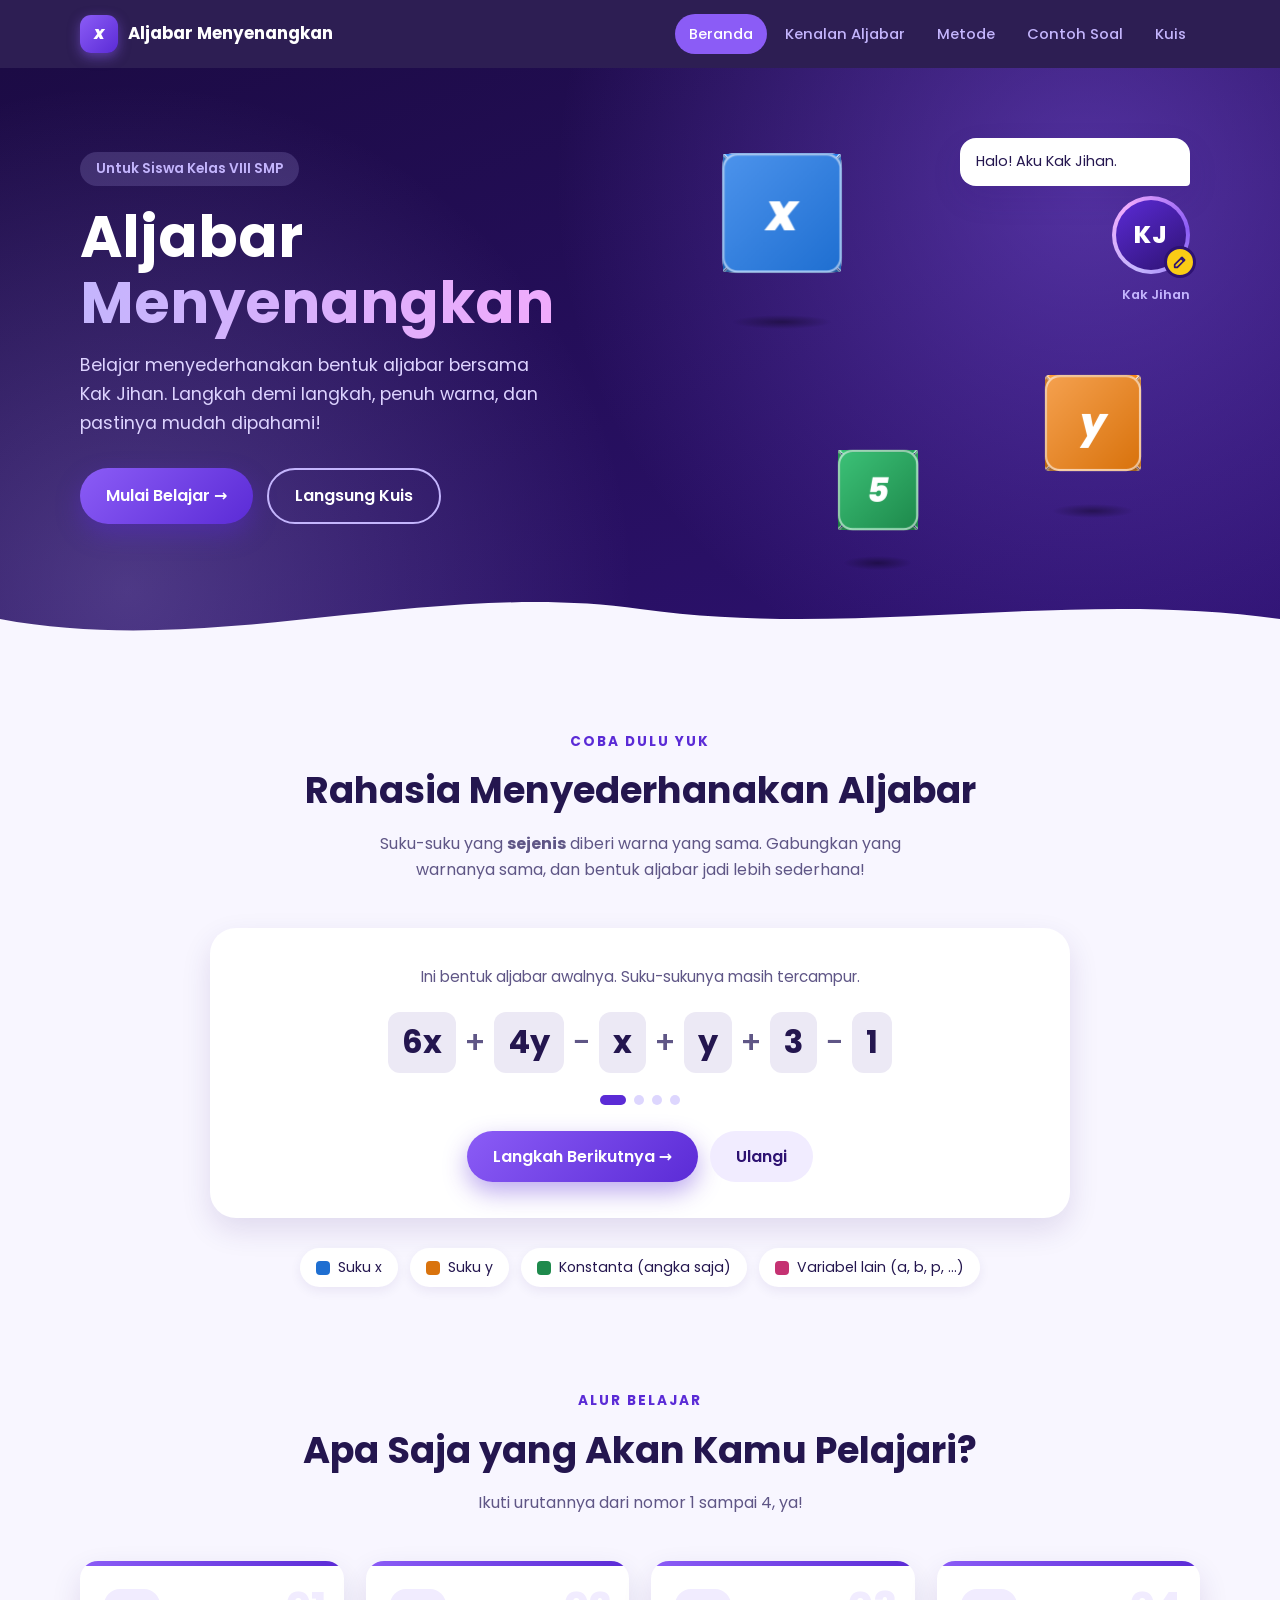
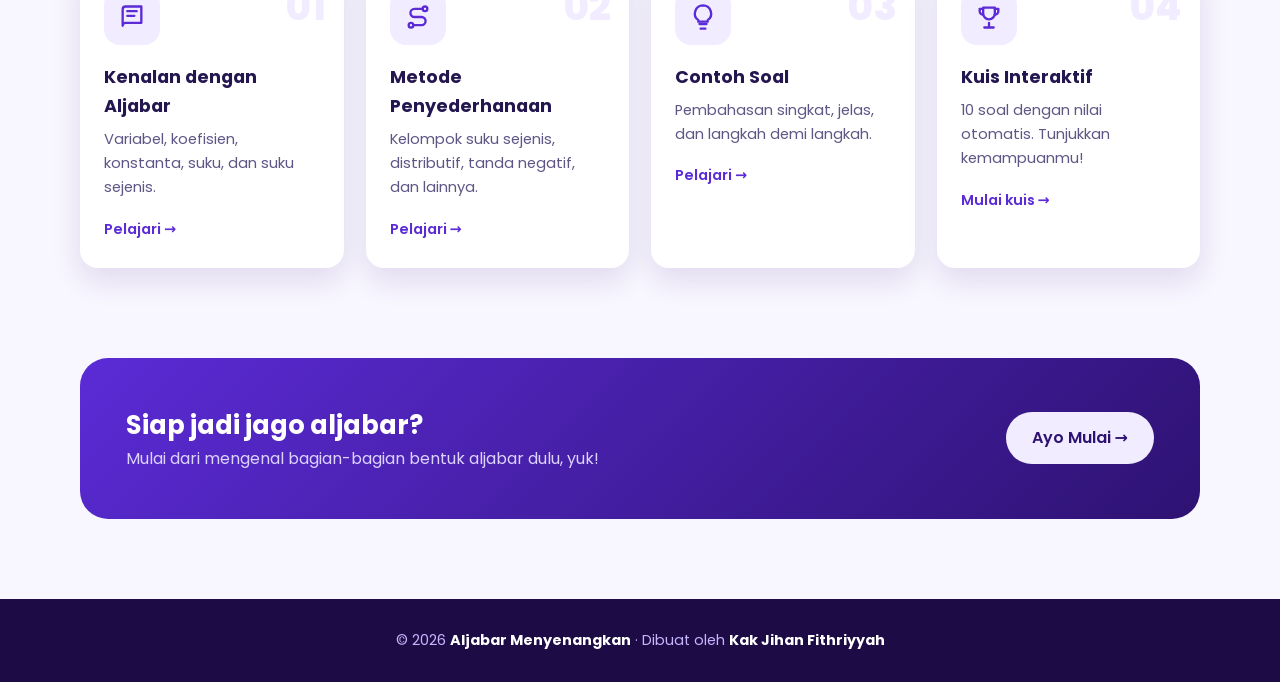
<file: index.html>
<!DOCTYPE html>
<html lang="id">
<head>
  <meta charset="UTF-8">
  <meta name="viewport" content="width=device-width, initial-scale=1.0">
  <title>Aljabar Menyenangkan – Beranda</title>
  <link rel="preconnect" href="https://fonts.googleapis.com">
  <link rel="preconnect" href="https://fonts.gstatic.com" crossorigin>
  <link href="https://fonts.googleapis.com/css2?family=Poppins:wght@400;500;600;700;800&display=swap" rel="stylesheet">
  <link rel="stylesheet" href="css/style.css">
</head>
<body>

  <!-- ================= MENU ATAS ================= -->
  <nav class="navbar">
    <div class="wadah">
      <a href="index.html" class="logo"><span class="logo-ikon">x</span> Aljabar Menyenangkan</a>
      <button class="tombol-menu" aria-label="Buka menu"><span></span><span></span><span></span></button>
      <ul class="menu">
        <li><a href="index.html">Beranda</a></li>
        <li><a href="kenalan.html">Kenalan Aljabar</a></li>
        <li><a href="metode.html">Metode</a></li>
        <li><a href="contoh.html">Contoh Soal</a></li>
        <li><a href="kuis.html">Kuis</a></li>
      </ul>
    </div>
  </nav>

  <!-- ================= HERO ================= -->
  <header class="hero">
    <div class="wadah">
      <div>
        <span class="lencana">Untuk Siswa Kelas VIII SMP</span>
        <h1>Aljabar <span>Menyenangkan</span></h1>
        <p class="sub">Belajar menyederhanakan bentuk aljabar bersama Kak Jihan. Langkah demi langkah, penuh warna, dan pastinya mudah dipahami!</p>
        <div class="hero-tombol">
          <a href="kenalan.html" class="tombol tombol-utama">Mulai Belajar →</a>
          <a href="kuis.html" class="tombol tombol-garis">Langsung Kuis</a>
        </div>
      </div>

      <!-- Ilustrasi: kubus 3D + avatar Kak Jihan -->
      <div class="panggung" aria-hidden="true">
        <div class="kubus-wadah k1">
          <div class="kubus kubus-x">
            <div class="sisi depan">x</div><div class="sisi belakang">x</div>
            <div class="sisi kanan">x</div><div class="sisi kiri">x</div>
            <div class="sisi atas"></div><div class="sisi bawah"></div>
          </div>
        </div>
        <div class="kubus-wadah k2">
          <div class="kubus kubus-y">
            <div class="sisi depan">y</div><div class="sisi belakang">y</div>
            <div class="sisi kanan">y</div><div class="sisi kiri">y</div>
            <div class="sisi atas"></div><div class="sisi bawah"></div>
          </div>
        </div>
        <div class="kubus-wadah k3">
          <div class="kubus kubus-k">
            <div class="sisi depan">5</div><div class="sisi belakang">5</div>
            <div class="sisi kanan">5</div><div class="sisi kiri">5</div>
            <div class="sisi atas"></div><div class="sisi bawah"></div>
          </div>
        </div>

        <div class="avatar-kartu">
          <div class="gelembung" id="gelembung"></div>
          <div class="avatar">
            <div class="avatar-dalam">KJ</div>
            <div class="avatar-pensil">
              <svg width="16" height="16" viewBox="0 0 24 24" fill="none" stroke="#2e1272" stroke-width="2.5" stroke-linecap="round" stroke-linejoin="round"><path d="M4 20h4L19 9l-4-4L4 16v4z"/><path d="M13.5 6.5l4 4"/></svg>
            </div>
          </div>
          <span class="avatar-nama">Kak Jihan</span>
        </div>
      </div>
    </div>

    <svg class="gelombang" viewBox="0 0 1440 70" preserveAspectRatio="none" aria-hidden="true">
      <path d="M0,40 C240,80 480,0 720,30 C960,60 1200,10 1440,40 L1440,70 L0,70 Z" fill="#f8f6ff"/>
    </svg>
  </header>

  <!-- ================= DEMO SUKU SEJENIS ================= -->
  <section class="bagian">
    <div class="wadah">
      <div class="judul-bagian muncul-saat-gulir">
        <span class="kecil">Coba Dulu Yuk</span>
        <h2>Rahasia Menyederhanakan Aljabar</h2>
        <p>Suku-suku yang <b>sejenis</b> diberi warna yang sama. Gabungkan yang warnanya sama, dan bentuk aljabar jadi lebih sederhana!</p>
      </div>

      <div class="demo muncul-saat-gulir">
        <p class="demo-label" id="demo-label"></p>
        <div class="ekspresi" id="demo-ekspresi"></div>
        <div class="titik-langkah" id="demo-titik"></div>
        <div class="demo-tombol">
          <button class="tombol tombol-utama" id="demo-lanjut">Langkah Berikutnya →</button>
          <button class="tombol tombol-terang" id="demo-ulang">Ulangi</button>
        </div>
      </div>

      <div class="legenda muncul-saat-gulir">
        <div><i style="background: var(--x)"></i> Suku x</div>
        <div><i style="background: var(--y)"></i> Suku y</div>
        <div><i style="background: var(--k)"></i> Konstanta (angka saja)</div>
        <div><i style="background: var(--v)"></i> Variabel lain (a, b, p, …)</div>
      </div>
    </div>
  </section>

  <!-- ================= KARTU MENU ================= -->
  <section class="bagian" style="padding-top: 20px;">
    <div class="wadah">
      <div class="judul-bagian muncul-saat-gulir">
        <span class="kecil">Alur Belajar</span>
        <h2>Apa Saja yang Akan Kamu Pelajari?</h2>
        <p>Ikuti urutannya dari nomor 1 sampai 4, ya!</p>
      </div>

      <div class="kartu-grid">
        <a href="kenalan.html" class="kartu muncul-saat-gulir">
          <span class="nomor">01</span>
          <div class="kartu-ikon">
            <svg width="28" height="28" viewBox="0 0 24 24" fill="none" stroke="currentColor" stroke-width="2" stroke-linecap="round" stroke-linejoin="round"><path d="M4 19.5A2.5 2.5 0 0 1 6.5 17H20V3H6.5A2.5 2.5 0 0 0 4 5.5v14z"/><path d="M8 7h8M8 11h6"/></svg>
          </div>
          <h3>Kenalan dengan Aljabar</h3>
          <p>Variabel, koefisien, konstanta, suku, dan suku sejenis.</p>
          <span class="lanjut">Pelajari →</span>
        </a>

        <a href="metode.html" class="kartu muncul-saat-gulir">
          <span class="nomor">02</span>
          <div class="kartu-ikon">
            <svg width="28" height="28" viewBox="0 0 24 24" fill="none" stroke="currentColor" stroke-width="2" stroke-linecap="round" stroke-linejoin="round"><circle cx="6" cy="19" r="2"/><circle cx="18" cy="5" r="2"/><path d="M8 19h7a3.5 3.5 0 0 0 0-7H9a3.5 3.5 0 0 1 0-7h7"/></svg>
          </div>
          <h3>Metode Penyederhanaan</h3>
          <p>Kelompok suku sejenis, distributif, tanda negatif, dan lainnya.</p>
          <span class="lanjut">Pelajari →</span>
        </a>

        <a href="contoh.html" class="kartu muncul-saat-gulir">
          <span class="nomor">03</span>
          <div class="kartu-ikon">
            <svg width="28" height="28" viewBox="0 0 24 24" fill="none" stroke="currentColor" stroke-width="2" stroke-linecap="round" stroke-linejoin="round"><path d="M9 18h6M10 22h4"/><path d="M12 2a7 7 0 0 0-4 12.7V16h8v-1.3A7 7 0 0 0 12 2z"/></svg>
          </div>
          <h3>Contoh Soal</h3>
          <p>Pembahasan singkat, jelas, dan langkah demi langkah.</p>
          <span class="lanjut">Pelajari →</span>
        </a>

        <a href="kuis.html" class="kartu muncul-saat-gulir">
          <span class="nomor">04</span>
          <div class="kartu-ikon">
            <svg width="28" height="28" viewBox="0 0 24 24" fill="none" stroke="currentColor" stroke-width="2" stroke-linecap="round" stroke-linejoin="round"><path d="M8 21h8M12 17v4"/><path d="M7 4h10v5a5 5 0 0 1-10 0V4z"/><path d="M17 5h3v2a3 3 0 0 1-3 3M7 5H4v2a3 3 0 0 0 3 3"/></svg>
          </div>
          <h3>Kuis Interaktif</h3>
          <p>10 soal dengan nilai otomatis. Tunjukkan kemampuanmu!</p>
          <span class="lanjut">Mulai kuis →</span>
        </a>
      </div>
    </div>
  </section>

  <!-- ================= AJAKAN ================= -->
  <section class="bagian" style="padding-top: 10px;">
    <div class="wadah">
      <div class="ajakan muncul-saat-gulir">
        <div>
          <h2>Siap jadi jago aljabar?</h2>
          <p>Mulai dari mengenal bagian-bagian bentuk aljabar dulu, yuk!</p>
        </div>
        <a href="kenalan.html" class="tombol tombol-terang">Ayo Mulai →</a>
      </div>
    </div>
  </section>

  <footer>
    <p>© 2026 <strong>Aljabar Menyenangkan</strong> · Dibuat oleh <strong>Kak Jihan Fithriyyah</strong></p>
  </footer>

  <script src="js/script.js"></script>
</body>
</html>
</file>
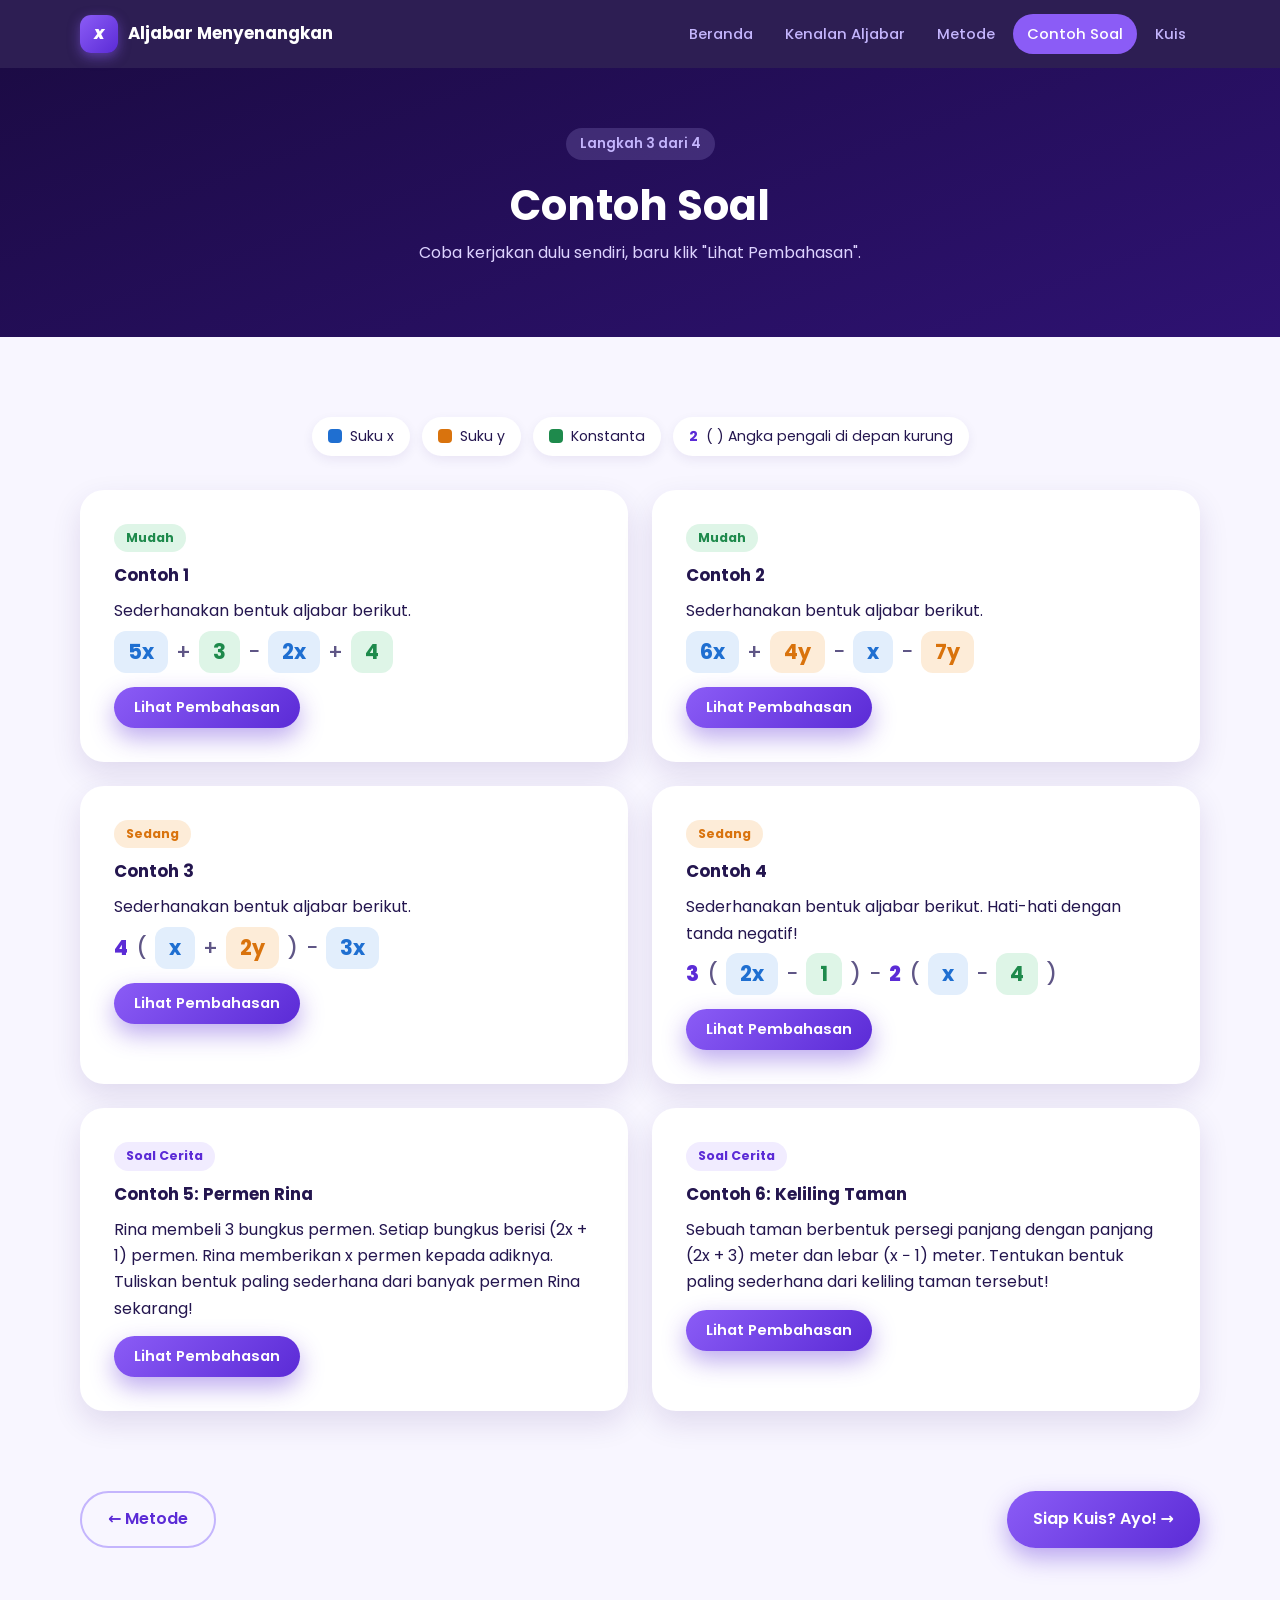
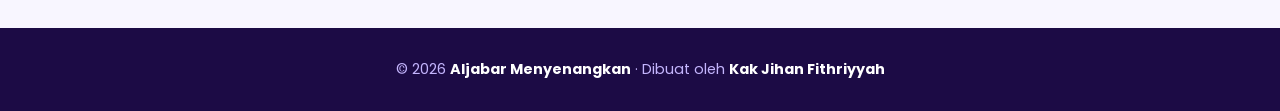
<file: contoh.html>
<!DOCTYPE html>
<html lang="id">
<head>
  <meta charset="UTF-8">
  <meta name="viewport" content="width=device-width, initial-scale=1.0">
  <title>Aljabar Menyenangkan – Contoh Soal</title>
  <link rel="preconnect" href="https://fonts.googleapis.com">
  <link rel="preconnect" href="https://fonts.gstatic.com" crossorigin>
  <link href="https://fonts.googleapis.com/css2?family=Poppins:wght@400;500;600;700;800&display=swap" rel="stylesheet">
  <link rel="stylesheet" href="css/style.css">
</head>
<body>

  <!-- ================= MENU ATAS ================= -->
  <nav class="navbar">
    <div class="wadah">
      <a href="index.html" class="logo"><span class="logo-ikon">x</span> Aljabar Menyenangkan</a>
      <button class="tombol-menu" aria-label="Buka menu"><span></span><span></span><span></span></button>
      <ul class="menu">
        <li><a href="index.html">Beranda</a></li>
        <li><a href="kenalan.html">Kenalan Aljabar</a></li>
        <li><a href="metode.html">Metode</a></li>
        <li><a href="contoh.html">Contoh Soal</a></li>
        <li><a href="kuis.html">Kuis</a></li>
      </ul>
    </div>
  </nav>

  <!-- ================= JUDUL HALAMAN ================= -->
  <header class="hero-kecil">
    <div class="wadah">
      <span class="lencana-langkah">Langkah 3 dari 4</span>
      <h1>Contoh Soal</h1>
      <p>Coba kerjakan dulu sendiri, baru klik "Lihat Pembahasan".</p>
    </div>
  </header>

  <section class="bagian">
    <div class="wadah">
      <div class="legenda" style="margin: 0 0 34px;">
        <div><i style="background: var(--x)"></i> Suku x</div>
        <div><i style="background: var(--y)"></i> Suku y</div>
        <div><i style="background: var(--k)"></i> Konstanta</div>
        <div><b style="color: var(--ungu)">2</b>( ) Angka pengali di depan kurung</div>
      </div>

      <div class="contoh-grid">
        <article class="kotak contoh-kartu muncul-saat-gulir">
          <span class="tingkat mudah">Mudah</span>
          <h3>Contoh 1</h3>
          <div class="contoh-soal">
            <p>Sederhanakan bentuk aljabar berikut.</p>
            <div class="ekspresi" data-warnai="5x + 3 − 2x + 4"></div>
          </div>
          <button class="tombol tombol-utama tombol-buka">Lihat Pembahasan</button>
          <div class="pembahasan">
            <div class="langkah-kotak" data-langkah="contoh1"></div>
            <p class="jawaban-akhir">Jawaban: 3x + 7</p>
          </div>
        </article>

        <article class="kotak contoh-kartu muncul-saat-gulir">
          <span class="tingkat mudah">Mudah</span>
          <h3>Contoh 2</h3>
          <div class="contoh-soal">
            <p>Sederhanakan bentuk aljabar berikut.</p>
            <div class="ekspresi" data-warnai="6x + 4y − x − 7y"></div>
          </div>
          <button class="tombol tombol-utama tombol-buka">Lihat Pembahasan</button>
          <div class="pembahasan">
            <div class="langkah-kotak" data-langkah="contoh2"></div>
            <p class="jawaban-akhir">Jawaban: 5x − 3y</p>
          </div>
        </article>

        <article class="kotak contoh-kartu muncul-saat-gulir">
          <span class="tingkat sedang">Sedang</span>
          <h3>Contoh 3</h3>
          <div class="contoh-soal">
            <p>Sederhanakan bentuk aljabar berikut.</p>
            <div class="ekspresi" data-warnai="4(x + 2y) − 3x"></div>
          </div>
          <button class="tombol tombol-utama tombol-buka">Lihat Pembahasan</button>
          <div class="pembahasan">
            <div class="langkah-kotak" data-langkah="contoh3"></div>
            <p class="jawaban-akhir">Jawaban: x + 8y</p>
          </div>
        </article>

        <article class="kotak contoh-kartu muncul-saat-gulir">
          <span class="tingkat sedang">Sedang</span>
          <h3>Contoh 4</h3>
          <div class="contoh-soal">
            <p>Sederhanakan bentuk aljabar berikut. Hati-hati dengan tanda negatif!</p>
            <div class="ekspresi" data-warnai="3(2x − 1) − 2(x − 4)"></div>
          </div>
          <button class="tombol tombol-utama tombol-buka">Lihat Pembahasan</button>
          <div class="pembahasan">
            <div class="langkah-kotak" data-langkah="contoh4"></div>
            <p class="jawaban-akhir">Jawaban: 4x + 5</p>
          </div>
        </article>

        <article class="kotak contoh-kartu muncul-saat-gulir">
          <span class="tingkat cerita">Soal Cerita</span>
          <h3>Contoh 5: Permen Rina</h3>
          <div class="contoh-soal">
            <p>Rina membeli 3 bungkus permen. Setiap bungkus berisi (2x + 1) permen. Rina memberikan x permen kepada adiknya. Tuliskan bentuk paling sederhana dari banyak permen Rina sekarang!</p>
          </div>
          <button class="tombol tombol-utama tombol-buka">Lihat Pembahasan</button>
          <div class="pembahasan">
            <div class="langkah-kotak" data-langkah="contoh5"></div>
            <p class="jawaban-akhir">Jawaban: 5x + 3 permen</p>
          </div>
        </article>

        <article class="kotak contoh-kartu muncul-saat-gulir">
          <span class="tingkat cerita">Soal Cerita</span>
          <h3>Contoh 6: Keliling Taman</h3>
          <div class="contoh-soal">
            <p>Sebuah taman berbentuk persegi panjang dengan panjang (2x + 3) meter dan lebar (x − 1) meter. Tentukan bentuk paling sederhana dari keliling taman tersebut!</p>
          </div>
          <button class="tombol tombol-utama tombol-buka">Lihat Pembahasan</button>
          <div class="pembahasan">
            <div class="langkah-kotak" data-langkah="contoh6"></div>
            <p class="jawaban-akhir">Jawaban: (6x + 4) meter</p>
          </div>
        </article>

      </div>
    </div>
  </section>

  <section class="bagian" style="padding-top: 0;">
    <div class="wadah navigasi-bawah">
      <a href="metode.html" class="tombol tombol-ungu-garis">← Metode</a>
      <a href="kuis.html" class="tombol tombol-utama">Siap Kuis? Ayo! →</a>
    </div>
  </section>

  <footer>
    <p>© 2026 <strong>Aljabar Menyenangkan</strong> · Dibuat oleh <strong>Kak Jihan Fithriyyah</strong></p>
  </footer>

  <script src="js/script.js"></script>
</body>
</html>
</file>
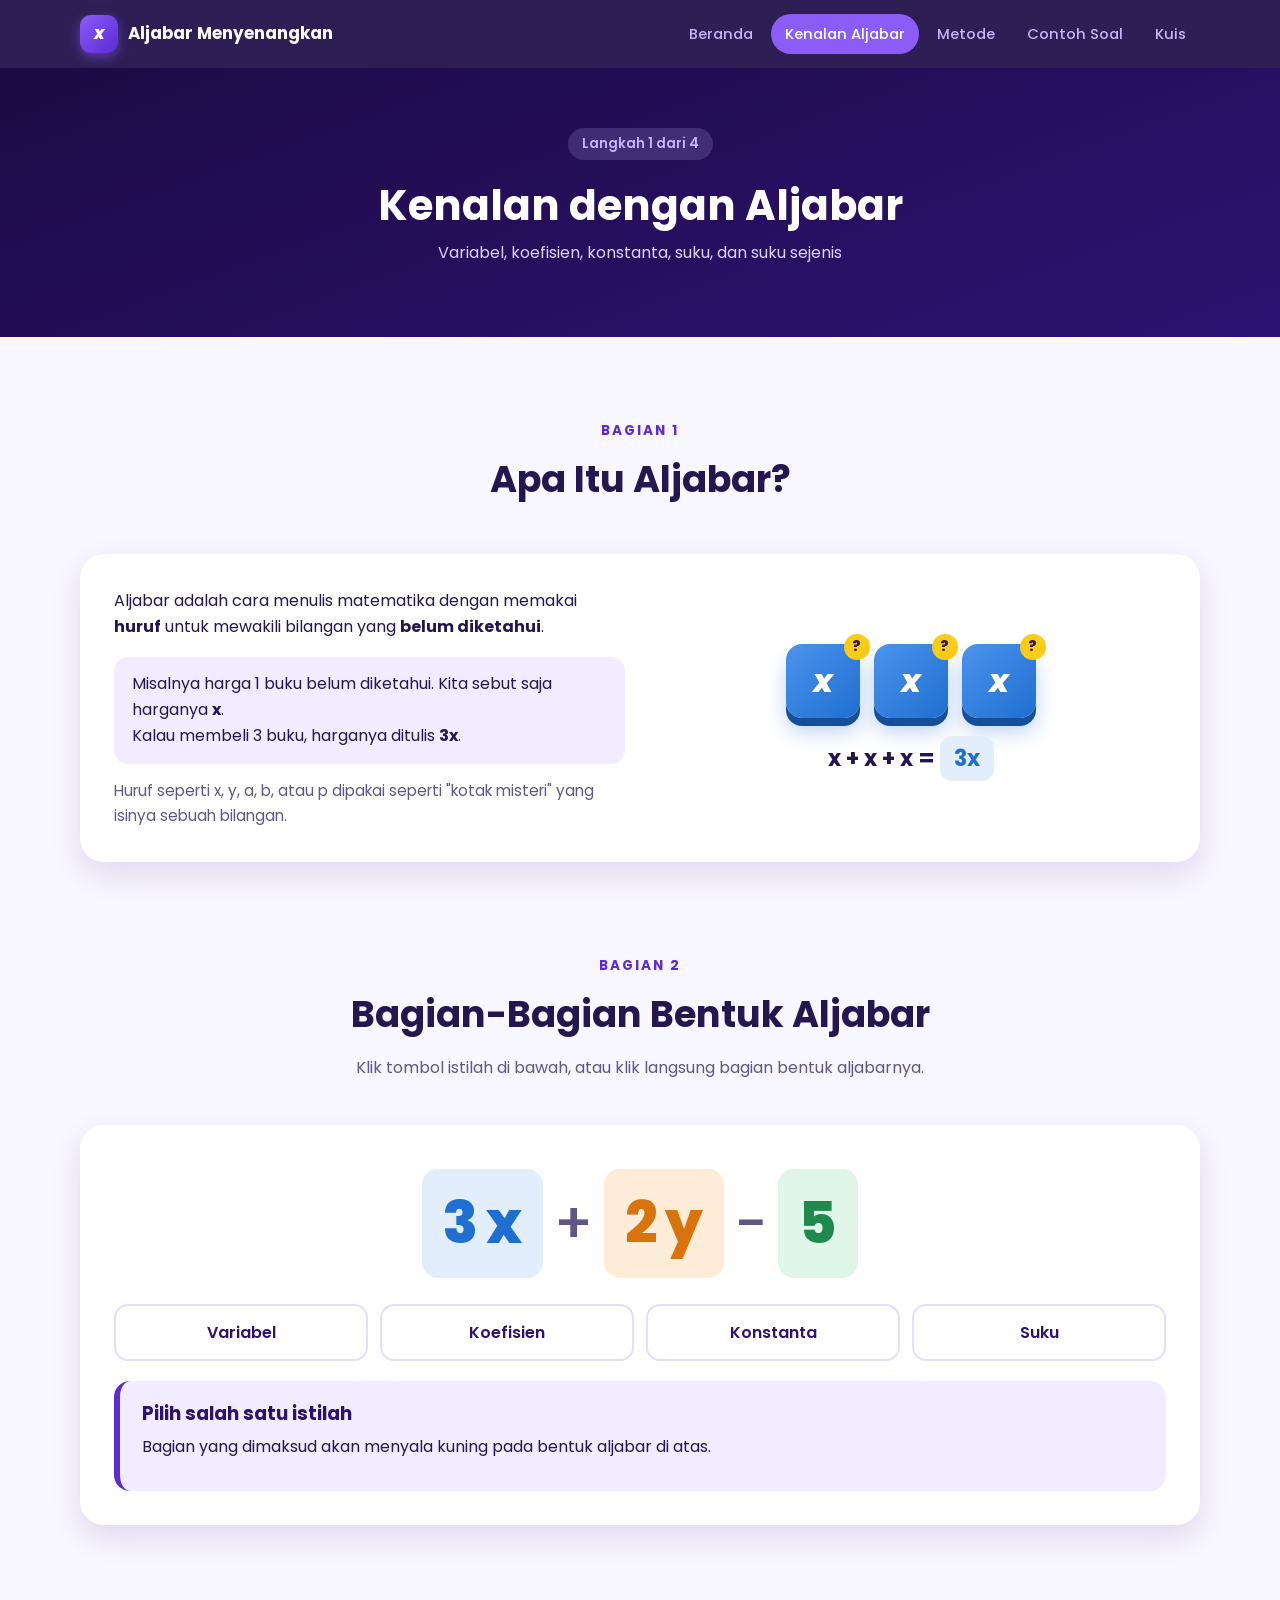
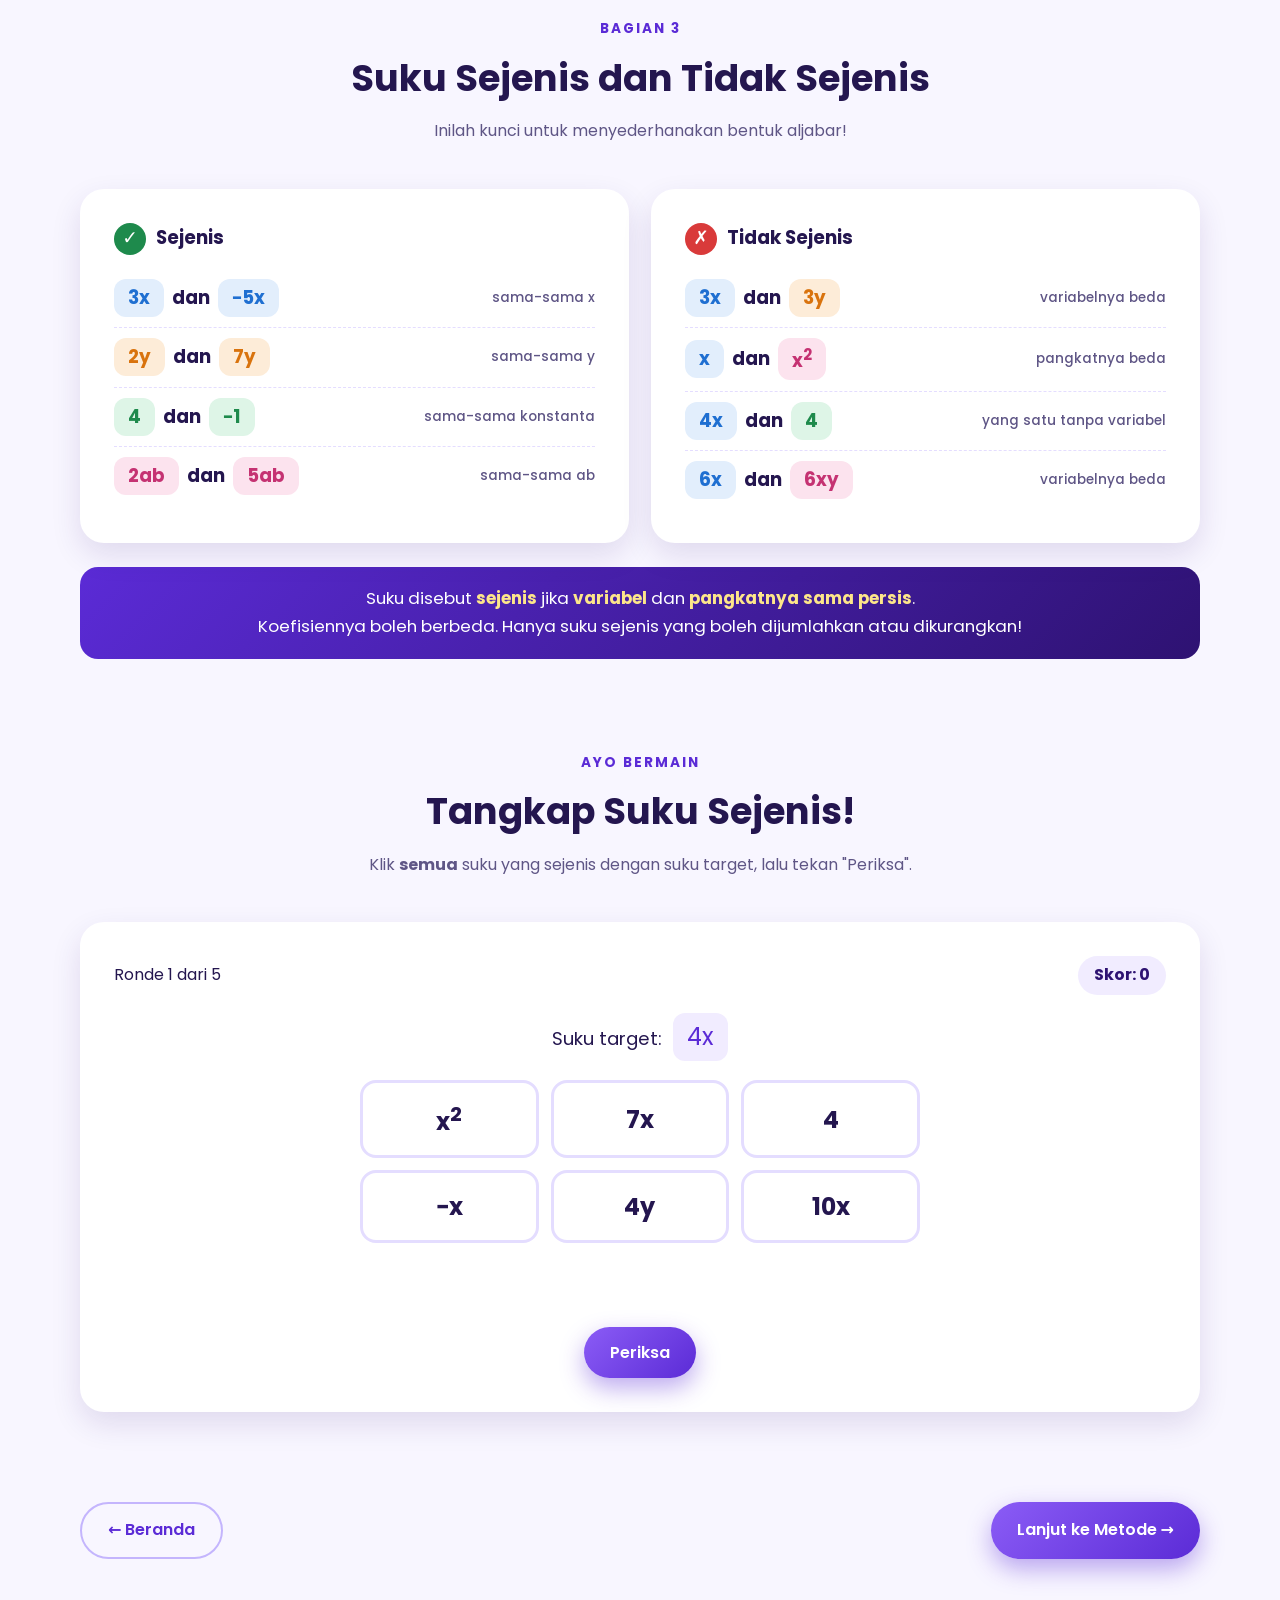
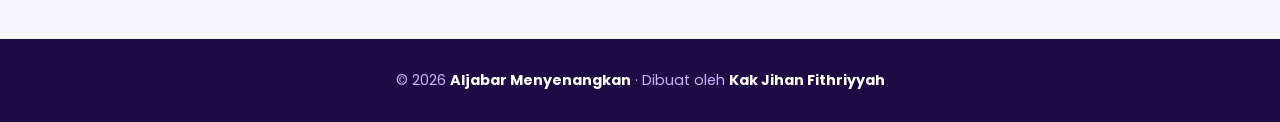
<file: kenalan.html>
<!DOCTYPE html>
<html lang="id">
<head>
  <meta charset="UTF-8">
  <meta name="viewport" content="width=device-width, initial-scale=1.0">
  <title>Aljabar Menyenangkan – Kenalan dengan Aljabar</title>
  <link rel="preconnect" href="https://fonts.googleapis.com">
  <link rel="preconnect" href="https://fonts.gstatic.com" crossorigin>
  <link href="https://fonts.googleapis.com/css2?family=Poppins:wght@400;500;600;700;800&display=swap" rel="stylesheet">
  <link rel="stylesheet" href="css/style.css">
</head>
<body>

  <!-- ================= MENU ATAS ================= -->
  <nav class="navbar">
    <div class="wadah">
      <a href="index.html" class="logo"><span class="logo-ikon">x</span> Aljabar Menyenangkan</a>
      <button class="tombol-menu" aria-label="Buka menu"><span></span><span></span><span></span></button>
      <ul class="menu">
        <li><a href="index.html">Beranda</a></li>
        <li><a href="kenalan.html">Kenalan Aljabar</a></li>
        <li><a href="metode.html">Metode</a></li>
        <li><a href="contoh.html">Contoh Soal</a></li>
        <li><a href="kuis.html">Kuis</a></li>
      </ul>
    </div>
  </nav>

  <!-- ================= JUDUL HALAMAN ================= -->
  <header class="hero-kecil">
    <div class="wadah">
      <span class="lencana-langkah">Langkah 1 dari 4</span>
      <h1>Kenalan dengan Aljabar</h1>
      <p>Variabel, koefisien, konstanta, suku, dan suku sejenis</p>
    </div>
  </header>

  <!-- ================= 1. APA ITU ALJABAR ================= -->
  <section class="bagian">
    <div class="wadah">
      <div class="judul-bagian muncul-saat-gulir">
        <span class="kecil">Bagian 1</span>
        <h2>Apa Itu Aljabar?</h2>
      </div>

      <div class="kotak dua-kolom muncul-saat-gulir">
        <div>
          <p>Aljabar adalah cara menulis matematika dengan memakai <b>huruf</b> untuk mewakili bilangan yang <b>belum diketahui</b>.</p>
          <div class="contoh-kecil">
            <p>Misalnya harga 1 buku belum diketahui. Kita sebut saja harganya <b>x</b>.</p>
            <p>Kalau membeli 3 buku, harganya ditulis <b>3x</b>.</p>
          </div>
          <p class="catatan" style="margin-top: 14px;">Huruf seperti x, y, a, b, atau p dipakai seperti "kotak misteri" yang isinya sebuah bilangan.</p>
        </div>
        <div>
          <div class="kotak-misteri" aria-hidden="true">
            <div class="misteri">x</div><div class="misteri">x</div><div class="misteri">x</div>
          </div>
          <p class="hasil-misteri">x + x + x = <span class="suku x">3x</span></p>
        </div>
      </div>
    </div>
  </section>

  <!-- ================= 2. BAGIAN-BAGIAN BENTUK ALJABAR ================= -->
  <section class="bagian" style="padding-top: 10px;">
    <div class="wadah">
      <div class="judul-bagian muncul-saat-gulir">
        <span class="kecil">Bagian 2</span>
        <h2>Bagian-Bagian Bentuk Aljabar</h2>
        <p>Klik tombol istilah di bawah, atau klik langsung bagian bentuk aljabarnya.</p>
      </div>

      <div class="kotak muncul-saat-gulir">
        <div class="ekspresi-besar" id="ekspresi-kenalan">
          <span class="suku-ek x"><span class="koef" data-istilah="koefisien">3</span><span class="var" data-istilah="variabel">x</span></span>
          <span class="op">+</span>
          <span class="suku-ek y"><span class="koef" data-istilah="koefisien">2</span><span class="var" data-istilah="variabel">y</span></span>
          <span class="op">−</span>
          <span class="suku-ek k"><span class="konst" data-istilah="konstanta">5</span></span>
        </div>

        <div class="istilah-grid">
          <button class="istilah" data-istilah="variabel">Variabel</button>
          <button class="istilah" data-istilah="koefisien">Koefisien</button>
          <button class="istilah" data-istilah="konstanta">Konstanta</button>
          <button class="istilah" data-istilah="suku">Suku</button>
        </div>

        <div class="info-istilah" id="info-istilah">
          <h3>Pilih salah satu istilah</h3>
          <p>Bagian yang dimaksud akan menyala kuning pada bentuk aljabar di atas.</p>
        </div>
      </div>
    </div>
  </section>

  <!-- ================= 3. SUKU SEJENIS ================= -->
  <section class="bagian" style="padding-top: 10px;">
    <div class="wadah">
      <div class="judul-bagian muncul-saat-gulir">
        <span class="kecil">Bagian 3</span>
        <h2>Suku Sejenis dan Tidak Sejenis</h2>
        <p>Inilah kunci untuk menyederhanakan bentuk aljabar!</p>
      </div>

      <div class="banding">
        <div class="kotak muncul-saat-gulir">
          <h3><span class="tanda ya">✓</span> Sejenis</h3>
          <div class="baris-pasangan"><span class="suku x">3x</span> dan <span class="suku x">−5x</span> <small>sama-sama x</small></div>
          <div class="baris-pasangan"><span class="suku y">2y</span> dan <span class="suku y">7y</span> <small>sama-sama y</small></div>
          <div class="baris-pasangan"><span class="suku k">4</span> dan <span class="suku k">−1</span> <small>sama-sama konstanta</small></div>
          <div class="baris-pasangan"><span class="suku v">2ab</span> dan <span class="suku v">5ab</span> <small>sama-sama ab</small></div>
        </div>
        <div class="kotak muncul-saat-gulir">
          <h3><span class="tanda tidak">✗</span> Tidak Sejenis</h3>
          <div class="baris-pasangan"><span class="suku x">3x</span> dan <span class="suku y">3y</span> <small>variabelnya beda</small></div>
          <div class="baris-pasangan"><span class="suku x">x</span> dan <span class="suku v">x<sup>2</sup></span> <small>pangkatnya beda</small></div>
          <div class="baris-pasangan"><span class="suku x">4x</span> dan <span class="suku k">4</span> <small>yang satu tanpa variabel</small></div>
          <div class="baris-pasangan"><span class="suku x">6x</span> dan <span class="suku v">6xy</span> <small>variabelnya beda</small></div>
        </div>
      </div>

      <div class="aturan muncul-saat-gulir">
        Suku disebut <b>sejenis</b> jika <b>variabel</b> dan <b>pangkatnya sama persis</b>.<br>
        Koefisiennya boleh berbeda. Hanya suku sejenis yang boleh dijumlahkan atau dikurangkan!
      </div>
    </div>
  </section>

  <!-- ================= 4. MINI-GAME ================= -->
  <section class="bagian" style="padding-top: 10px;">
    <div class="wadah">
      <div class="judul-bagian muncul-saat-gulir">
        <span class="kecil">Ayo Bermain</span>
        <h2>Tangkap Suku Sejenis!</h2>
        <p>Klik <b>semua</b> suku yang sejenis dengan suku target, lalu tekan "Periksa".</p>
      </div>

      <div class="kotak muncul-saat-gulir" id="game">
        <div class="game-kepala">
          <span id="game-ronde">Ronde 1 dari 5</span>
          <span class="skor" id="game-skor">Skor: 0</span>
        </div>
        <div id="game-isi">
          <p class="game-soal">Suku target: <span class="target" id="game-target"></span></p>
          <div class="pilihan-grid" id="game-pilihan"></div>
          <p class="umpan-balik" id="game-umpan"></p>
          <div class="game-tombol">
            <button class="tombol tombol-utama" id="game-periksa">Periksa</button>
            <button class="tombol tombol-utama" id="game-lanjut" style="display: none;">Ronde Berikutnya →</button>
          </div>
        </div>
      </div>
    </div>
  </section>

  <!-- ================= NAVIGASI ================= -->
  <section class="bagian" style="padding-top: 10px;">
    <div class="wadah navigasi-bawah">
      <a href="index.html" class="tombol tombol-ungu-garis">← Beranda</a>
      <a href="metode.html" class="tombol tombol-utama">Lanjut ke Metode →</a>
    </div>
  </section>

  <footer>
    <p>© 2026 <strong>Aljabar Menyenangkan</strong> · Dibuat oleh <strong>Kak Jihan Fithriyyah</strong></p>
  </footer>

  <script src="js/script.js"></script>
</body>
</html>
</file>
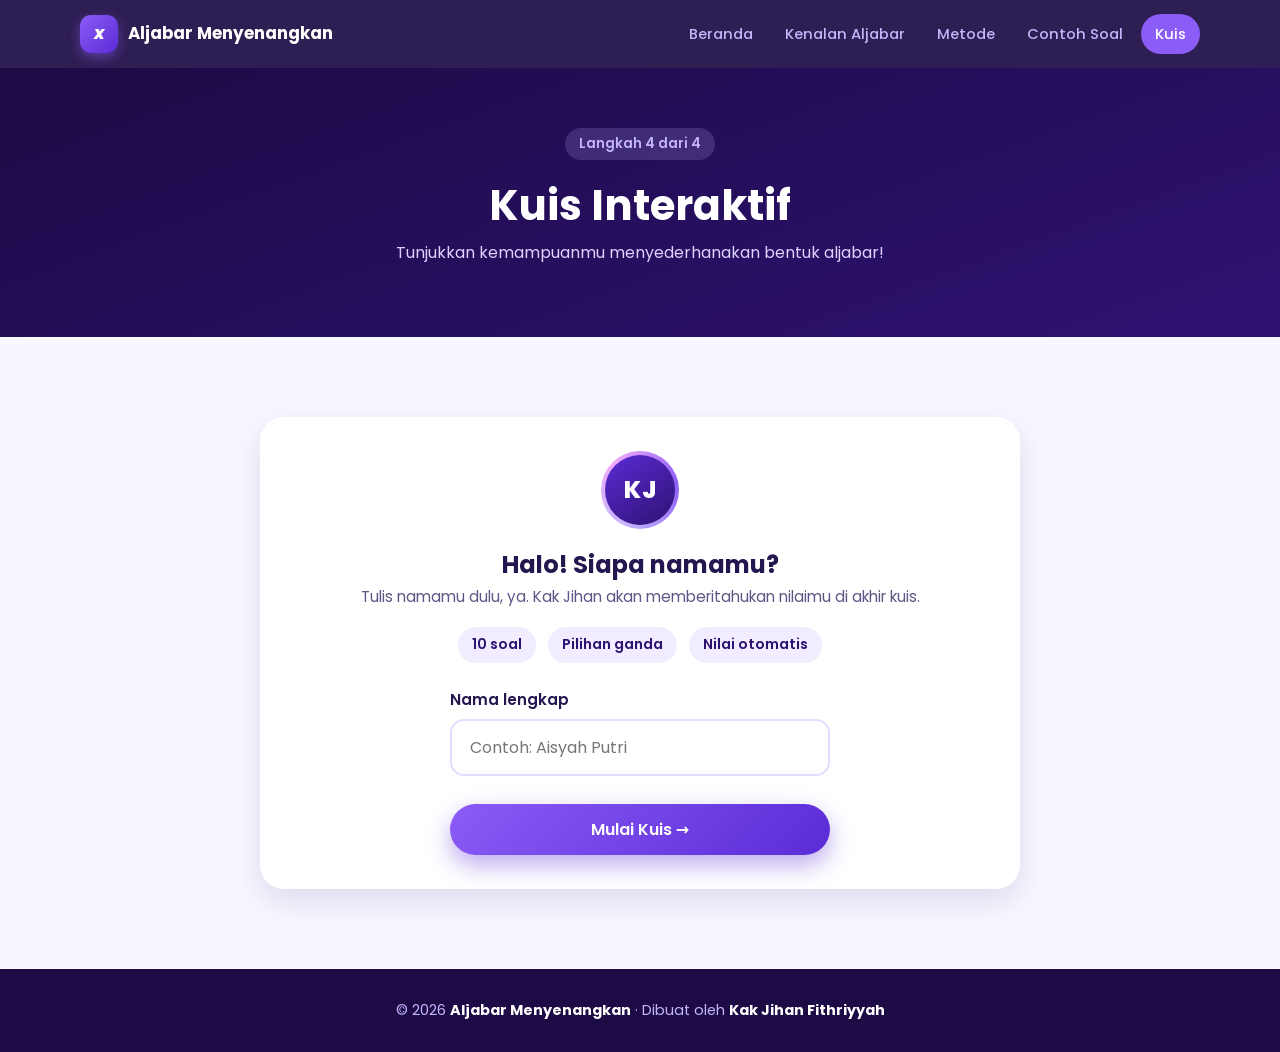
<file: kuis.html>
<!DOCTYPE html>
<html lang="id">
<head>
  <meta charset="UTF-8">
  <meta name="viewport" content="width=device-width, initial-scale=1.0">
  <title>Aljabar Menyenangkan – Kuis Interaktif</title>
  <link rel="preconnect" href="https://fonts.googleapis.com">
  <link rel="preconnect" href="https://fonts.gstatic.com" crossorigin>
  <link href="https://fonts.googleapis.com/css2?family=Poppins:wght@400;500;600;700;800&display=swap" rel="stylesheet">
  <link rel="stylesheet" href="css/style.css">
</head>
<body>

  <!-- ================= MENU ATAS ================= -->
  <nav class="navbar">
    <div class="wadah">
      <a href="index.html" class="logo"><span class="logo-ikon">x</span> Aljabar Menyenangkan</a>
      <button class="tombol-menu" aria-label="Buka menu"><span></span><span></span><span></span></button>
      <ul class="menu">
        <li><a href="index.html">Beranda</a></li>
        <li><a href="kenalan.html">Kenalan Aljabar</a></li>
        <li><a href="metode.html">Metode</a></li>
        <li><a href="contoh.html">Contoh Soal</a></li>
        <li><a href="kuis.html">Kuis</a></li>
      </ul>
    </div>
  </nav>

  <!-- ================= JUDUL HALAMAN ================= -->
  <header class="hero-kecil">
    <div class="wadah">
      <span class="lencana-langkah">Langkah 4 dari 4</span>
      <h1>Kuis Interaktif</h1>
      <p>Tunjukkan kemampuanmu menyederhanakan bentuk aljabar!</p>
    </div>
  </header>

  <section class="bagian">
    <div class="wadah">
      <div class="kotak kuis-kotak">

        <!-- ===== LAYAR 1: ISI NAMA ===== -->
        <div class="layar aktif" id="layar-mulai">
          <div class="mulai-tengah">
            <div class="avatar">
              <div class="avatar-dalam">KJ</div>
            </div>
            <h2>Halo! Siapa namamu?</h2>
            <p class="catatan">Tulis namamu dulu, ya. Kak Jihan akan memberitahukan nilaimu di akhir kuis.</p>
            <div class="info-kuis">
              <span>10 soal</span>
              <span>Pilihan ganda</span>
              <span>Nilai otomatis</span>
            </div>
            <form class="kolom-nama" id="form-nama" novalidate>
              <label for="nama-siswa">Nama lengkap</label>
              <input type="text" id="nama-siswa" placeholder="Contoh: Aisyah Putri" maxlength="40" autocomplete="name">
              <p class="pesan-error" id="error-nama"></p>
              <button type="submit" class="tombol tombol-utama" style="width: 100%; justify-content: center; margin-top: 6px;">Mulai Kuis →</button>
            </form>
          </div>
        </div>

        <!-- ===== LAYAR 2: SOAL ===== -->
        <div class="layar" id="layar-soal">
          <div class="kuis-atas">
            <span>Soal <b id="no-soal">1</b> dari 10</span>
            <span>Semangat, <b id="sapa-nama"></b>!</span>
          </div>
          <div class="bilah"><div class="bilah-isi" id="bilah-isi"></div></div>
          <p class="soal-teks" id="soal-teks"></p>
          <div class="opsi-grid" id="opsi-grid"></div>
          <div class="penjelasan-soal" id="penjelasan-soal"></div>
          <div class="kuis-bawah">
            <button class="tombol tombol-utama" id="tombol-berikut" style="display: none;">Soal Berikutnya →</button>
          </div>
        </div>

        <!-- ===== LAYAR 3: HASIL ===== -->
        <div class="layar" id="layar-hasil">
          <div class="bintang" id="bintang"></div>
          <div class="panggung-hasil">
            <div class="tokoh">
              <div class="gelembung" id="ucapan-jihan"></div>
              <div class="avatar"><div class="avatar-dalam">KJ</div></div>
              <span class="avatar-nama">Kak Jihan</span>
            </div>
            <div class="lingkar-nilai" id="lingkar-nilai" style="--persen: 0;">
              <div><span><b id="angka-nilai">0</b><small>Nilai</small></span></div>
            </div>
            <div class="tokoh kanan">
              <div class="gelembung" id="ucapan-siswa"></div>
              <div class="avatar siswa"><div class="avatar-dalam" id="inisial-siswa"></div></div>
              <span class="avatar-nama" id="nama-hasil"></span>
            </div>
          </div>
          <div class="ringkasan">
            <div class="hijau"><b id="jumlah-benar">0</b><small>Benar</small></div>
            <div class="merah"><b id="jumlah-salah">0</b><small>Salah</small></div>
            <div><b id="nilai-kecil">0</b><small>Nilai</small></div>
          </div>
          <div class="hasil-tombol">
            <button class="tombol tombol-terang" id="tombol-bahas">Lihat Pembahasan</button>
            <button class="tombol tombol-utama" id="tombol-ulang">Ulangi Kuis</button>
            <a href="metode.html" class="tombol tombol-ungu-garis">Pelajari Lagi</a>
          </div>
          <div class="daftar-bahas" id="daftar-bahas"></div>
        </div>

      </div>
    </div>
  </section>

  <footer>
    <p>© 2026 <strong>Aljabar Menyenangkan</strong> · Dibuat oleh <strong>Kak Jihan Fithriyyah</strong></p>
  </footer>

  <script src="js/script.js"></script>
</body>
</html>
</file>
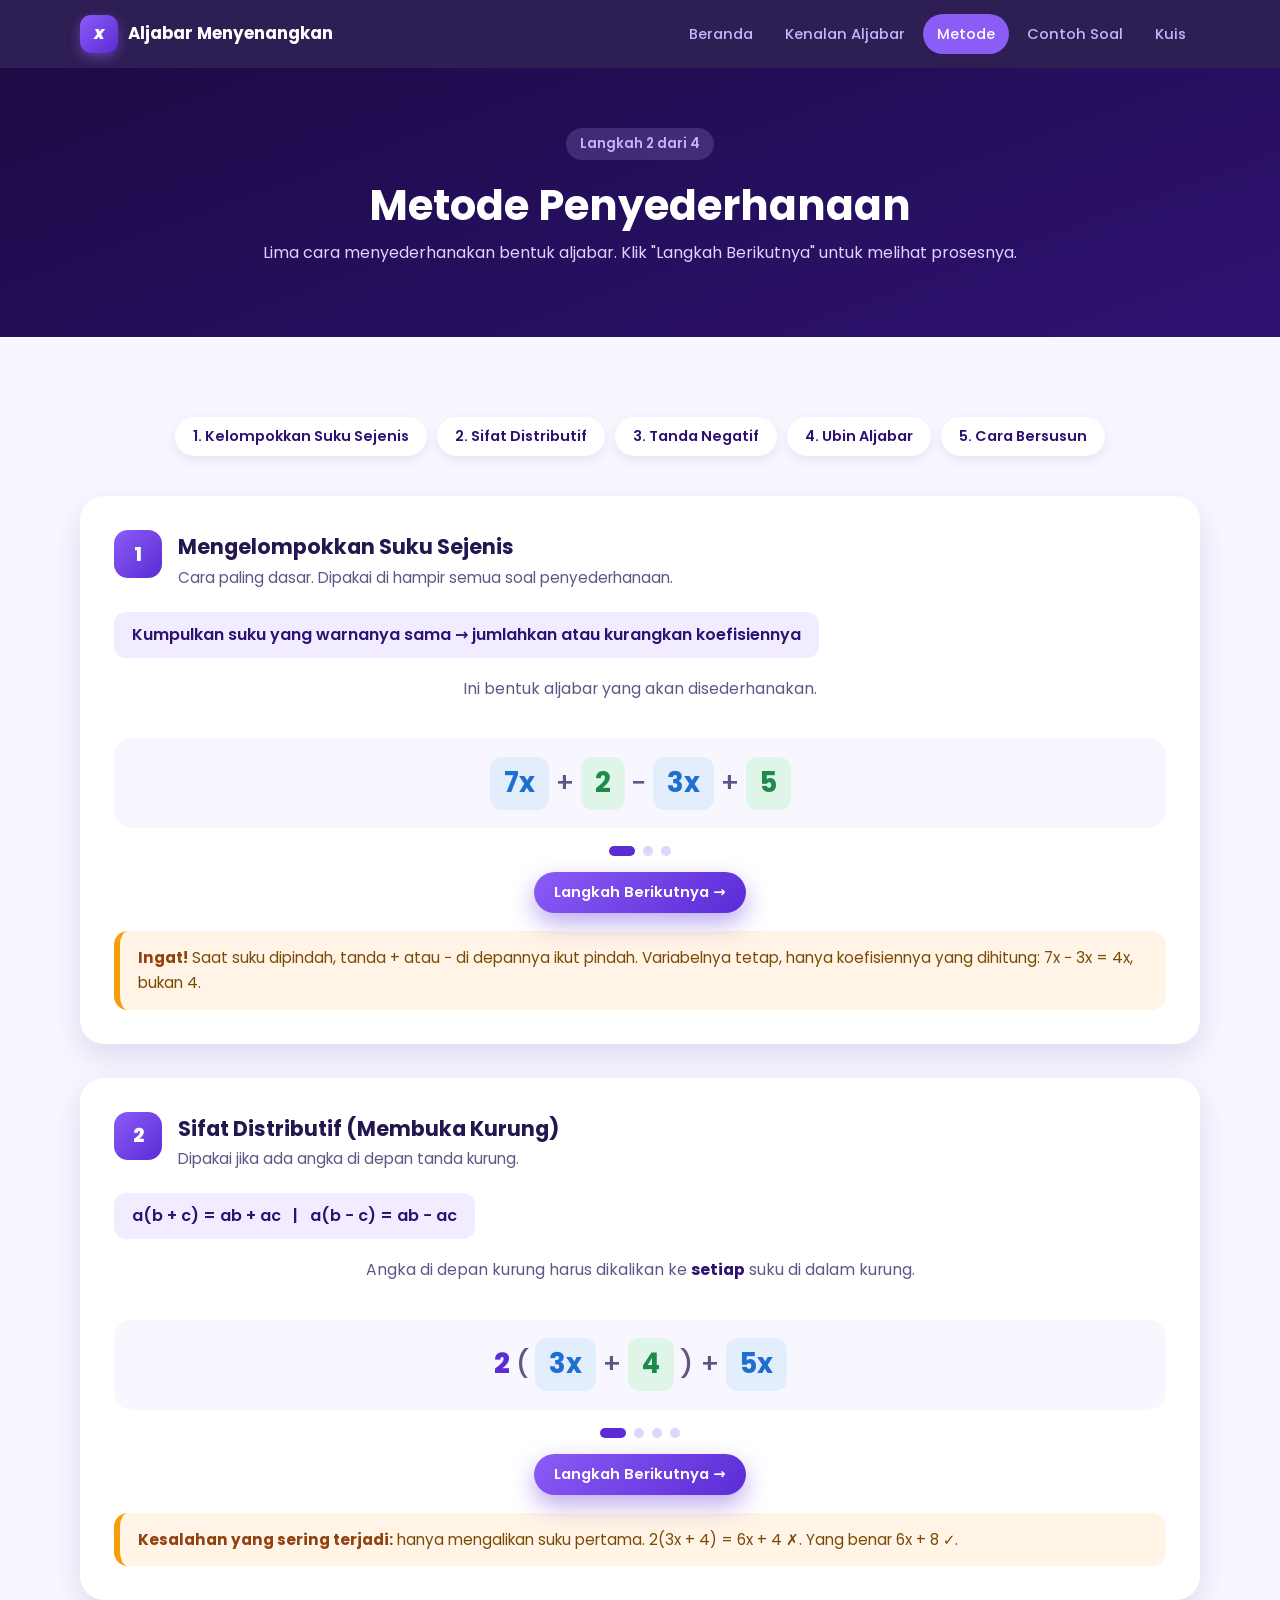
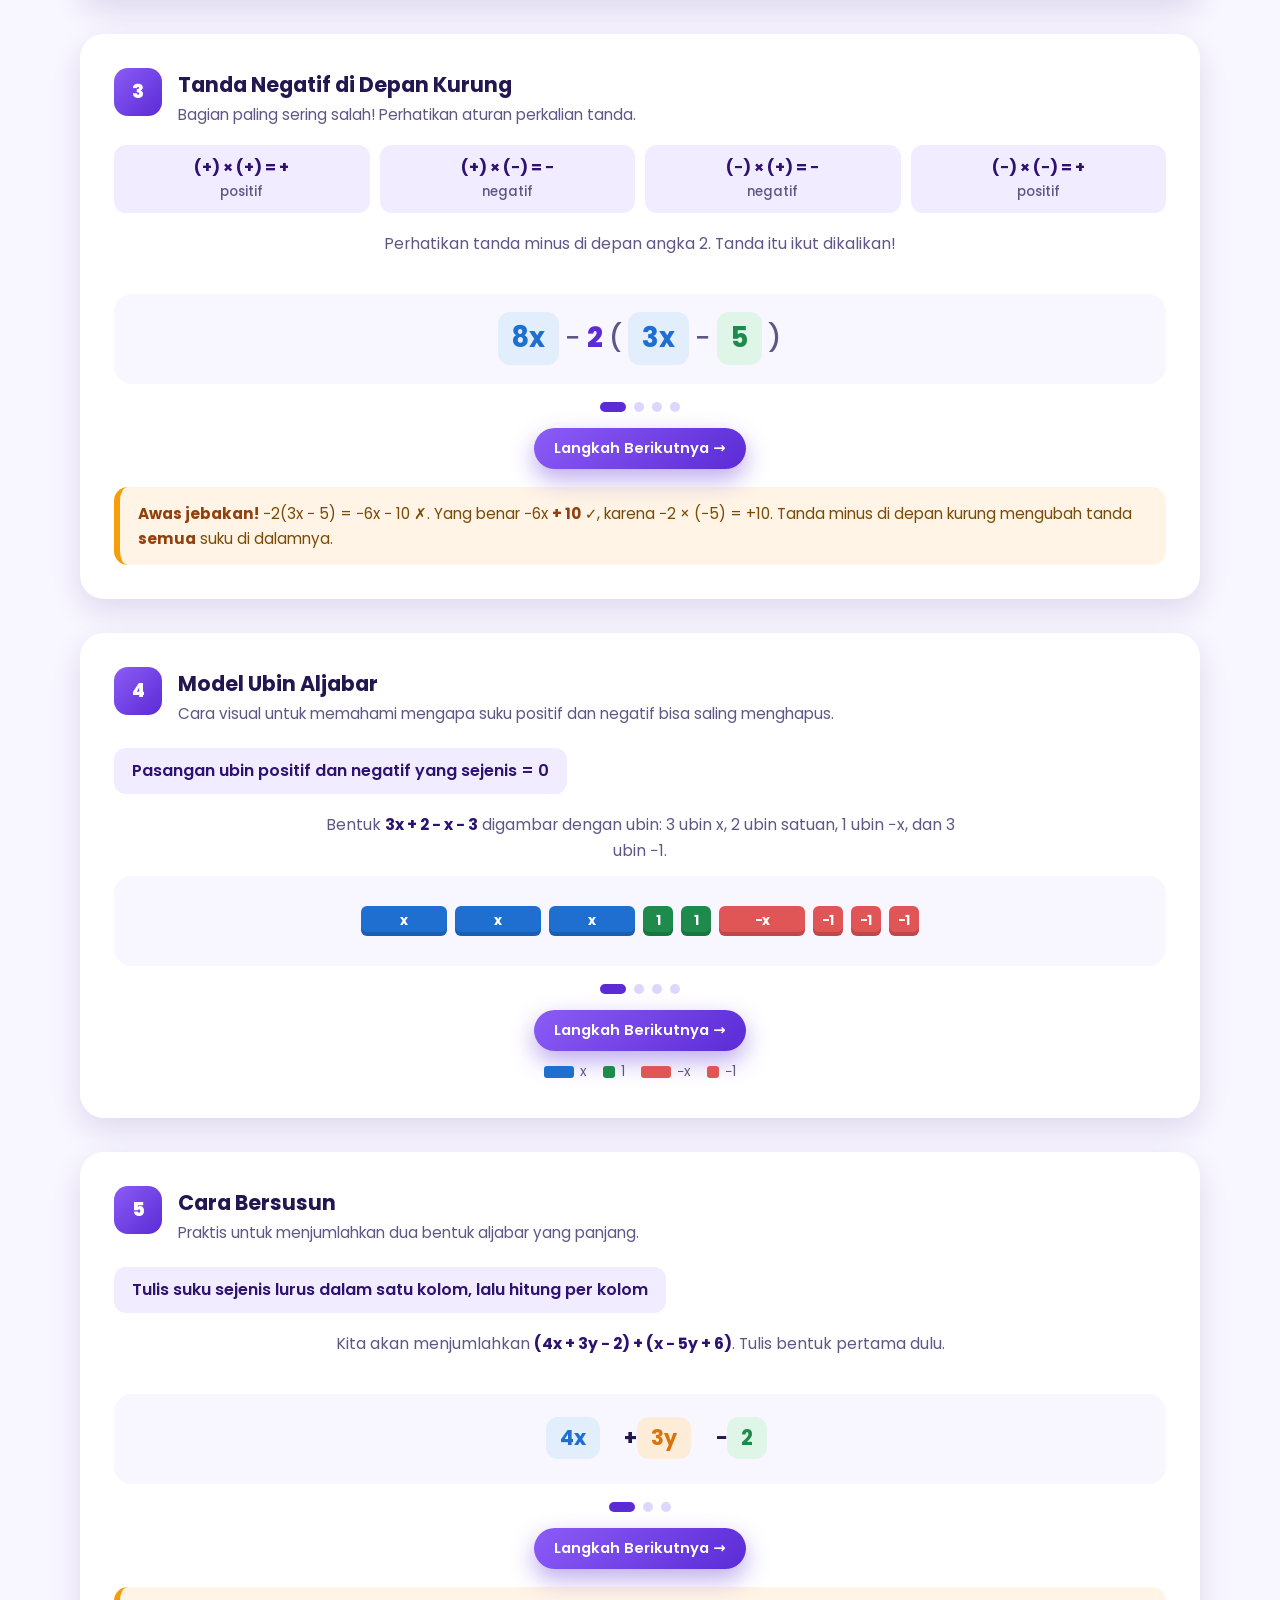
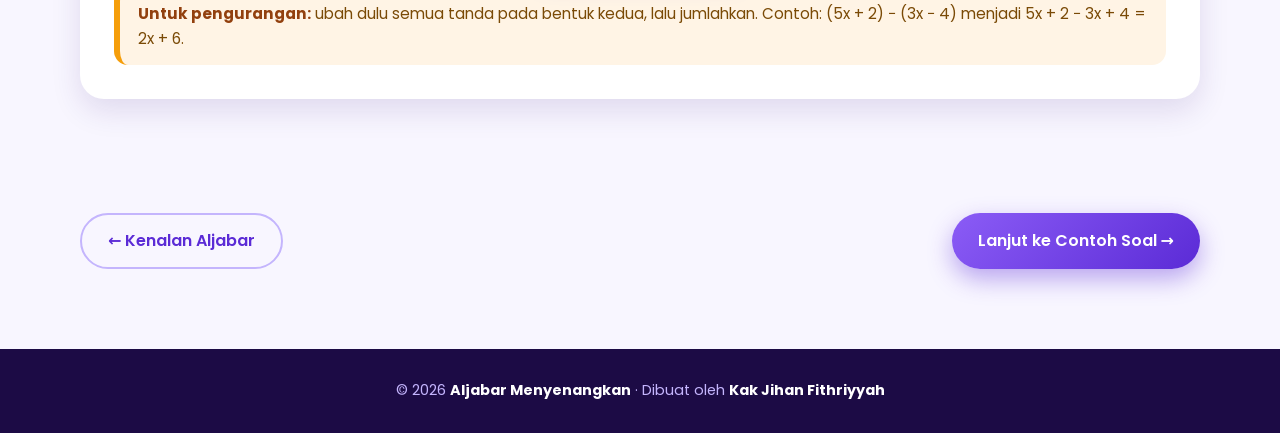
<file: metode.html>
<!DOCTYPE html>
<html lang="id">
<head>
  <meta charset="UTF-8">
  <meta name="viewport" content="width=device-width, initial-scale=1.0">
  <title>Aljabar Menyenangkan – Metode Penyederhanaan</title>
  <link rel="preconnect" href="https://fonts.googleapis.com">
  <link rel="preconnect" href="https://fonts.gstatic.com" crossorigin>
  <link href="https://fonts.googleapis.com/css2?family=Poppins:wght@400;500;600;700;800&display=swap" rel="stylesheet">
  <link rel="stylesheet" href="css/style.css">
</head>
<body>

  <!-- ================= MENU ATAS ================= -->
  <nav class="navbar">
    <div class="wadah">
      <a href="index.html" class="logo"><span class="logo-ikon">x</span> Aljabar Menyenangkan</a>
      <button class="tombol-menu" aria-label="Buka menu"><span></span><span></span><span></span></button>
      <ul class="menu">
        <li><a href="index.html">Beranda</a></li>
        <li><a href="kenalan.html">Kenalan Aljabar</a></li>
        <li><a href="metode.html">Metode</a></li>
        <li><a href="contoh.html">Contoh Soal</a></li>
        <li><a href="kuis.html">Kuis</a></li>
      </ul>
    </div>
  </nav>

  <!-- ================= JUDUL HALAMAN ================= -->
  <header class="hero-kecil">
    <div class="wadah">
      <span class="lencana-langkah">Langkah 2 dari 4</span>
      <h1>Metode Penyederhanaan</h1>
      <p>Lima cara menyederhanakan bentuk aljabar. Klik "Langkah Berikutnya" untuk melihat prosesnya.</p>
    </div>
  </header>

  <section class="bagian">
    <div class="wadah">
      <nav class="daftar-isi" aria-label="Daftar metode">
        <a href="#kelompok">1. Kelompokkan Suku Sejenis</a>
        <a href="#distributif">2. Sifat Distributif</a>
        <a href="#negatif">3. Tanda Negatif</a>
        <a href="#ubin">4. Ubin Aljabar</a>
        <a href="#susun">5. Cara Bersusun</a>
      </nav>

      <article class="kotak metode muncul-saat-gulir" id="kelompok">
        <div class="metode-kepala">
          <span class="metode-nomor">1</span>
          <div>
            <h3>Mengelompokkan Suku Sejenis</h3>
            <p>Cara paling dasar. Dipakai di hampir semua soal penyederhanaan.</p>
          </div>
        </div>
        <p class="rumus">Kumpulkan suku yang warnanya sama → jumlahkan atau kurangkan koefisiennya</p>
        <div class="langkah-kotak" data-langkah="kelompok"></div>
        <div class="awas"><b>Ingat!</b> Saat suku dipindah, tanda + atau − di depannya ikut pindah. Variabelnya tetap, hanya koefisiennya yang dihitung: 7x − 3x = 4x, bukan 4.</div>
      </article>

      <article class="kotak metode muncul-saat-gulir" id="distributif">
        <div class="metode-kepala">
          <span class="metode-nomor">2</span>
          <div>
            <h3>Sifat Distributif (Membuka Kurung)</h3>
            <p>Dipakai jika ada angka di depan tanda kurung.</p>
          </div>
        </div>
        <p class="rumus">a(b + c) = ab + ac &nbsp;&nbsp;|&nbsp;&nbsp; a(b − c) = ab − ac</p>
        <div class="langkah-kotak" data-langkah="distributif"></div>
        <div class="awas"><b>Kesalahan yang sering terjadi:</b> hanya mengalikan suku pertama. 2(3x + 4) = 6x + 4 ✗. Yang benar 6x + 8 ✓.</div>
      </article>

      <article class="kotak metode muncul-saat-gulir" id="negatif">
        <div class="metode-kepala">
          <span class="metode-nomor">3</span>
          <div>
            <h3>Tanda Negatif di Depan Kurung</h3>
            <p>Bagian paling sering salah! Perhatikan aturan perkalian tanda.</p>
          </div>
        </div>
        <div class="tabel-tanda">
          <div>(+) × (+) = +<small>positif</small></div>
          <div>(+) × (−) = −<small>negatif</small></div>
          <div>(−) × (+) = −<small>negatif</small></div>
          <div>(−) × (−) = +<small>positif</small></div>
        </div>
        <div class="langkah-kotak" data-langkah="negatif"></div>
        <div class="awas"><b>Awas jebakan!</b> −2(3x − 5) = −6x − 10 ✗. Yang benar −6x <b>+ 10</b> ✓, karena −2 × (−5) = +10. Tanda minus di depan kurung mengubah tanda <b>semua</b> suku di dalamnya.</div>
      </article>

      <article class="kotak metode muncul-saat-gulir" id="ubin">
        <div class="metode-kepala">
          <span class="metode-nomor">4</span>
          <div>
            <h3>Model Ubin Aljabar</h3>
            <p>Cara visual untuk memahami mengapa suku positif dan negatif bisa saling menghapus.</p>
          </div>
        </div>
        <p class="rumus">Pasangan ubin positif dan negatif yang sejenis = 0</p>
        <div class="langkah-kotak" data-langkah="ubin"></div>
        <div class="ubin-legenda">
          <span><i style="width:30px;height:12px;background:var(--x)"></i> x</span>
          <span><i style="width:12px;height:12px;background:var(--k)"></i> 1</span>
          <span><i style="width:30px;height:12px;background:#e05555"></i> −x</span>
          <span><i style="width:12px;height:12px;background:#e05555"></i> −1</span>
        </div>
      </article>

      <article class="kotak metode muncul-saat-gulir" id="susun">
        <div class="metode-kepala">
          <span class="metode-nomor">5</span>
          <div>
            <h3>Cara Bersusun</h3>
            <p>Praktis untuk menjumlahkan dua bentuk aljabar yang panjang.</p>
          </div>
        </div>
        <p class="rumus">Tulis suku sejenis lurus dalam satu kolom, lalu hitung per kolom</p>
        <div class="langkah-kotak" data-langkah="susun"></div>
        <div class="awas"><b>Untuk pengurangan:</b> ubah dulu semua tanda pada bentuk kedua, lalu jumlahkan. Contoh: (5x + 2) − (3x − 4) menjadi 5x + 2 − 3x + 4 = 2x + 6.</div>
      </article>

    </div>
  </section>

  <section class="bagian" style="padding-top: 0;">
    <div class="wadah navigasi-bawah">
      <a href="kenalan.html" class="tombol tombol-ungu-garis">← Kenalan Aljabar</a>
      <a href="contoh.html" class="tombol tombol-utama">Lanjut ke Contoh Soal →</a>
    </div>
  </section>

  <footer>
    <p>© 2026 <strong>Aljabar Menyenangkan</strong> · Dibuat oleh <strong>Kak Jihan Fithriyyah</strong></p>
  </footer>

  <script src="js/script.js"></script>
</body>
</html>
</file>
<file: css/style.css>
/* =========================================================
   ALJABAR MENYENANGKAN – Gaya utama (dipakai semua halaman)
   ========================================================= */

/* ---------- 1. Warna & ukuran dasar ---------- */
:root {
  /* Ungu */
  --ungu-gelap: #1c0b45;
  --ungu-tua: #2e1272;
  --ungu: #5b2bd6;
  --ungu-cerah: #8b5cf6;
  --ungu-muda: #c4b5fd;
  --ungu-pucat: #f1ecff;
  --latar: #f8f6ff;

  /* Penanda warna suku sejenis */
  --x: #1f6fd1;   --x-bg: #e2eefc;   /* suku x : biru */
  --y: #d9730d;   --y-bg: #fdecd8;   /* suku y : oranye */
  --k: #1e8a4c;   --k-bg: #def5e7;   /* konstanta : hijau */
  --v: #c53272;   --v-bg: #fce3ee;   /* variabel lain : merah muda */

  --teks: #24164f;
  --teks-pudar: #5f5686;
  --putih: #ffffff;

  --radius: 18px;
  --bayangan: 0 12px 30px rgba(46, 18, 114, 0.12);
  --font: "Poppins", "Segoe UI", system-ui, sans-serif;
}

* { box-sizing: border-box; margin: 0; padding: 0; }
html { scroll-behavior: smooth; }
body {
  font-family: var(--font);
  color: var(--teks);
  background: var(--latar);
  line-height: 1.65;
}
img, svg { display: block; }
a { color: inherit; text-decoration: none; }
.wadah { width: min(1120px, 92%); margin-inline: auto; }

/* ---------- 2. Menu atas (navbar) ---------- */
.navbar {
  position: sticky; top: 0; z-index: 50;
  background: rgba(28, 11, 69, 0.92);
  backdrop-filter: blur(10px);
}
.navbar .wadah {
  display: flex; align-items: center; justify-content: space-between;
  height: 68px;
}
.logo { display: flex; align-items: center; gap: 10px; color: var(--putih); font-weight: 700; font-size: 1.05rem; }
.logo-ikon {
  width: 38px; height: 38px; border-radius: 11px;
  background: linear-gradient(135deg, var(--ungu-cerah), var(--ungu));
  display: grid; place-items: center; font-weight: 800; font-style: italic;
  box-shadow: 0 4px 12px rgba(139, 92, 246, 0.5);
}
.menu { display: flex; gap: 4px; list-style: none; }
.menu a {
  display: block; padding: 8px 14px; border-radius: 999px;
  color: var(--ungu-muda); font-size: 0.92rem; font-weight: 500;
  transition: background 0.25s, color 0.25s;
}
.menu a:hover { background: rgba(196, 181, 253, 0.15); color: var(--putih); }
.menu a.aktif { background: var(--ungu-cerah); color: var(--putih); }

.tombol-menu {
  display: none; background: none; border: 0; cursor: pointer;
  width: 42px; height: 42px; border-radius: 10px;
}
.tombol-menu span { display: block; width: 22px; height: 2px; margin: 5px auto; background: var(--putih); border-radius: 2px; transition: 0.3s; }

/* ---------- 3. Tombol ---------- */
.tombol {
  display: inline-flex; align-items: center; gap: 8px;
  padding: 13px 26px; border-radius: 999px; border: 0; cursor: pointer;
  font-family: inherit; font-size: 1rem; font-weight: 600;
  transition: transform 0.2s, box-shadow 0.2s, background 0.2s;
}
.tombol:hover { transform: translateY(-3px); }
.tombol-utama {
  background: linear-gradient(135deg, var(--ungu-cerah), var(--ungu));
  color: var(--putih);
  box-shadow: 0 10px 24px rgba(91, 43, 214, 0.4);
}
.tombol-garis {
  background: transparent; color: var(--putih);
  border: 2px solid var(--ungu-muda);
}
.tombol-garis:hover { background: rgba(196, 181, 253, 0.15); }
.tombol-terang { background: var(--ungu-pucat); color: var(--ungu-tua); }

/* ---------- 4. Hero beranda ---------- */
.hero {
  position: relative; overflow: hidden;
  background:
    radial-gradient(circle at 85% 20%, rgba(139, 92, 246, 0.45), transparent 45%),
    radial-gradient(circle at 10% 90%, rgba(196, 181, 253, 0.25), transparent 40%),
    linear-gradient(160deg, var(--ungu-gelap), var(--ungu-tua));
  color: var(--putih);
  padding: 70px 0 110px;
}
.hero .wadah {
  display: grid; grid-template-columns: 1.1fr 1fr; gap: 40px; align-items: center;
}
.lencana {
  display: inline-block; padding: 6px 16px; border-radius: 999px;
  background: rgba(196, 181, 253, 0.18); color: var(--ungu-muda);
  font-size: 0.85rem; font-weight: 600; margin-bottom: 18px;
}
.hero h1 { font-size: clamp(2.2rem, 5vw, 3.6rem); line-height: 1.15; margin-bottom: 14px; }
.hero h1 span {
  background: linear-gradient(90deg, var(--ungu-muda), #f0abfc);
  -webkit-background-clip: text; background-clip: text; color: transparent;
}
.hero p.sub { color: #ddd3ff; font-size: 1.1rem; max-width: 480px; margin-bottom: 30px; }
.hero-tombol { display: flex; flex-wrap: wrap; gap: 14px; }

/* gelombang di bawah hero */
.gelombang { position: absolute; left: 0; bottom: -1px; width: 100%; height: 70px; }

/* ---------- 5. Ilustrasi kubus 3D ---------- */
.panggung { position: relative; height: 400px; }

.kubus-wadah { position: absolute; perspective: 700px; animation: melayang 6s ease-in-out infinite; }
.kubus-wadah.k1 { top: 20px;  left: 8%;  --s: 110px; }
.kubus-wadah.k2 { bottom: 70px; right: 12%; --s: 90px;  animation-delay: -2s; }
.kubus-wadah.k3 { bottom: 10px; left: 30%; --s: 76px; animation-delay: -4s; }

.kubus {
  width: var(--s); height: var(--s); position: relative;
  transform-style: preserve-3d;
  animation: putar 14s linear infinite;
}
.k2 .kubus { animation-duration: 18s; animation-direction: reverse; }
.k3 .kubus { animation-duration: 12s; }

.sisi {
  position: absolute; inset: 0;
  display: grid; place-items: center;
  font-size: calc(var(--s) * 0.42); font-weight: 800; font-style: italic;
  border-radius: 14px;
  border: 2px solid rgba(255, 255, 255, 0.55);
  color: var(--putih);
}
.sisi.depan    { transform: translateZ(calc(var(--s) / 2)); }
.sisi.belakang { transform: rotateY(180deg) translateZ(calc(var(--s) / 2)); }
.sisi.kanan    { transform: rotateY(90deg)  translateZ(calc(var(--s) / 2)); filter: brightness(0.85); }
.sisi.kiri     { transform: rotateY(-90deg) translateZ(calc(var(--s) / 2)); filter: brightness(0.85); }
.sisi.atas     { transform: rotateX(90deg)  translateZ(calc(var(--s) / 2)); filter: brightness(1.12); }
.sisi.bawah    { transform: rotateX(-90deg) translateZ(calc(var(--s) / 2)); filter: brightness(0.7); }

.kubus-x .sisi { background: linear-gradient(135deg, #4c93ec, var(--x)); }
.kubus-y .sisi { background: linear-gradient(135deg, #f5a14f, var(--y)); }
.kubus-k .sisi { background: linear-gradient(135deg, #3cc177, var(--k)); }

/* bayangan di "lantai" */
.kubus-wadah::after {
  content: ""; position: absolute; left: 50%; bottom: calc(var(--s) * -0.55);
  width: calc(var(--s) * 0.9); height: 14px; transform: translateX(-50%);
  background: radial-gradient(rgba(0, 0, 0, 0.35), transparent 70%);
  animation: bayang 6s ease-in-out infinite; animation-delay: inherit;
}

/* Avatar Kak Jihan (lencana, bukan makhluk hidup) */
.avatar-kartu {
  position: absolute; right: 2%; top: 0;
  display: flex; flex-direction: column; align-items: flex-end; gap: 10px;
  animation: muncul 0.8s 0.3s both;
}
.gelembung {
  background: var(--putih); color: var(--teks);
  padding: 12px 16px; border-radius: 16px 16px 4px 16px;
  font-size: 0.9rem; width: 230px; min-height: 48px;
  box-shadow: var(--bayangan);
}
.avatar {
  position: relative; width: 78px; height: 78px; border-radius: 50%;
  background: conic-gradient(from 200deg, var(--ungu-muda), #f0abfc, var(--ungu-cerah), var(--ungu-muda));
  padding: 4px; animation: berdenyut 3s ease-in-out infinite;
}
.avatar-dalam {
  width: 100%; height: 100%; border-radius: 50%;
  background: linear-gradient(145deg, var(--ungu), var(--ungu-tua));
  display: grid; place-items: center;
  font-weight: 800; font-size: 1.5rem; letter-spacing: 1px; color: var(--putih);
}
.avatar-pensil {
  position: absolute; right: -6px; bottom: -4px;
  width: 32px; height: 32px; border-radius: 50%;
  background: #facc15; display: grid; place-items: center;
  border: 3px solid var(--ungu-tua);
}
.avatar-nama { font-size: 0.8rem; color: var(--ungu-muda); font-weight: 600; }

/* ---------- 6. Bagian umum ---------- */
.bagian { padding: 80px 0; }
.judul-bagian { text-align: center; margin-bottom: 44px; }
.judul-bagian .kecil { color: var(--ungu); font-weight: 700; font-size: 0.85rem; letter-spacing: 2px; text-transform: uppercase; }
.judul-bagian h2 { font-size: clamp(1.6rem, 3.5vw, 2.3rem); margin: 6px 0 10px; }
.judul-bagian p { color: var(--teks-pudar); max-width: 600px; margin-inline: auto; }

/* ---------- 7. Demo suku sejenis ---------- */
.demo {
  background: var(--putih); border-radius: 26px; padding: 36px;
  box-shadow: var(--bayangan); max-width: 860px; margin-inline: auto; text-align: center;
}
.demo-label { color: var(--teks-pudar); font-size: 0.95rem; min-height: 1.6em; margin-bottom: 18px; }
.ekspresi {
  display: flex; flex-wrap: wrap; justify-content: center; align-items: center;
  gap: 8px; font-size: clamp(1.3rem, 3.5vw, 2rem); font-weight: 700; min-height: 70px;
}
.ekspresi .op { color: var(--teks-pudar); font-weight: 500; }

/* "chip" suku – juga dipakai di halaman lain */
.suku {
  display: inline-block; padding: 4px 14px; border-radius: 12px;
  background: #ece9f5; color: var(--teks);
  transition: background 0.5s, color 0.5s, transform 0.4s;
  animation: masuk 0.45s both;
}
.suku.x { background: var(--x-bg); color: var(--x); }
.suku.y { background: var(--y-bg); color: var(--y); }
.suku.k { background: var(--k-bg); color: var(--k); }
.suku.v { background: var(--v-bg); color: var(--v); }
.kurung { color: var(--ungu-muda); font-weight: 400; }

.demo-tombol { margin-top: 26px; display: flex; justify-content: center; gap: 12px; flex-wrap: wrap; }
.titik-langkah { display: flex; justify-content: center; gap: 8px; margin-top: 18px; }
.titik-langkah span { width: 10px; height: 10px; border-radius: 50%; background: #ddd6fe; transition: 0.3s; }
.titik-langkah span.aktif { background: var(--ungu); width: 26px; border-radius: 6px; }

/* Legenda warna */
.legenda { display: flex; flex-wrap: wrap; justify-content: center; gap: 12px; margin-top: 30px; }
.legenda div {
  display: flex; align-items: center; gap: 8px;
  background: var(--putih); padding: 8px 16px; border-radius: 999px;
  font-size: 0.88rem; box-shadow: 0 4px 12px rgba(46, 18, 114, 0.07);
}
.legenda i { width: 14px; height: 14px; border-radius: 4px; display: inline-block; }

/* ---------- 8. Kartu menu ---------- */
.kartu-grid { display: grid; grid-template-columns: repeat(4, 1fr); gap: 22px; }
.kartu {
  position: relative; background: var(--putih); border-radius: var(--radius);
  padding: 28px 24px 26px; box-shadow: var(--bayangan);
  transition: transform 0.3s, box-shadow 0.3s;
  overflow: hidden;
}
.kartu::before {
  content: ""; position: absolute; inset: 0 0 auto 0; height: 5px;
  background: linear-gradient(90deg, var(--ungu-cerah), var(--ungu));
}
.kartu:hover { transform: translateY(-8px); box-shadow: 0 20px 40px rgba(46, 18, 114, 0.2); }
.kartu .nomor { position: absolute; right: 18px; top: 14px; font-size: 2.4rem; font-weight: 800; color: var(--ungu-pucat); }
.kartu-ikon {
  width: 56px; height: 56px; border-radius: 16px; margin-bottom: 18px;
  background: var(--ungu-pucat); display: grid; place-items: center; color: var(--ungu);
}
.kartu h3 { font-size: 1.1rem; margin-bottom: 6px; }
.kartu p { color: var(--teks-pudar); font-size: 0.92rem; margin-bottom: 16px; }
.kartu .lanjut { color: var(--ungu); font-weight: 600; font-size: 0.9rem; }

/* ---------- 9. Pita ajakan ---------- */
.ajakan {
  background: linear-gradient(135deg, var(--ungu), var(--ungu-tua));
  color: var(--putih); border-radius: 28px; padding: 46px;
  display: flex; align-items: center; justify-content: space-between; gap: 24px; flex-wrap: wrap;
}
.ajakan h2 { font-size: 1.6rem; }
.ajakan p { color: #ddd3ff; }

/* ---------- 10. Hero kecil (halaman lain) ---------- */
.hero-kecil {
  background: linear-gradient(160deg, var(--ungu-gelap), var(--ungu-tua));
  color: var(--putih); padding: 60px 0 70px; text-align: center;
}
.hero-kecil h1 { font-size: clamp(1.8rem, 4vw, 2.6rem); }
.hero-kecil p { color: #ddd3ff; }
.segera {
  max-width: 560px; margin: 60px auto; background: var(--putih); border-radius: var(--radius);
  padding: 40px; text-align: center; box-shadow: var(--bayangan);
}
.segera p { color: var(--teks-pudar); margin: 10px 0 24px; }

/* ---------- 11. Footer ---------- */
footer { background: var(--ungu-gelap); color: var(--ungu-muda); padding: 30px 0; text-align: center; font-size: 0.9rem; }
footer strong { color: var(--putih); }

/* ---------- 12. Animasi ---------- */
@keyframes putar   { from { transform: rotateX(-20deg) rotateY(0); } to { transform: rotateX(-20deg) rotateY(360deg); } }
@keyframes melayang { 0%,100% { transform: translateY(0); } 50% { transform: translateY(-18px); } }
@keyframes bayang  { 0%,100% { opacity: 0.8; transform: translateX(-50%) scale(1); } 50% { opacity: 0.4; transform: translateX(-50%) scale(0.75); } }
@keyframes berdenyut { 0%,100% { box-shadow: 0 0 0 0 rgba(196,181,253,0.6); } 50% { box-shadow: 0 0 0 12px rgba(196,181,253,0); } }
@keyframes muncul  { from { opacity: 0; transform: translateY(20px); } to { opacity: 1; transform: none; } }
@keyframes masuk   { from { opacity: 0; transform: scale(0.6); } to { opacity: 1; transform: none; } }

.muncul-saat-gulir { opacity: 0; transform: translateY(30px); transition: opacity 0.7s, transform 0.7s; }
.muncul-saat-gulir.terlihat { opacity: 1; transform: none; }

@media (prefers-reduced-motion: reduce) {
  *, *::before, *::after { animation: none !important; transition: none !important; }
  .muncul-saat-gulir { opacity: 1; transform: none; }
}

/* ---------- 13. Tampilan HP & tablet ---------- */
@media (max-width: 960px) {
  .kartu-grid { grid-template-columns: repeat(2, 1fr); }
}
@media (max-width: 820px) {
  .tombol-menu { display: block; }
  .menu {
    position: absolute; top: 68px; left: 0; right: 0;
    flex-direction: column; padding: 12px 4%;
    background: var(--ungu-gelap);
    display: none;
  }
  .menu.buka { display: flex; }
  .menu a { padding: 12px 16px; }
  .hero { padding: 40px 0 90px; }
  .hero .wadah { grid-template-columns: 1fr; text-align: center; }
  .hero p.sub { margin-inline: auto; }
  .hero-tombol { justify-content: center; }
  .panggung { height: 330px; }
  .avatar-kartu { right: 0; }
}
@media (max-width: 520px) {
  .kartu-grid { grid-template-columns: 1fr; }
  .demo { padding: 24px 16px; }
  .ajakan { padding: 30px 24px; text-align: center; justify-content: center; }
  .kubus-wadah.k1 { --s: 84px; left: 2%; }
  .kubus-wadah.k2 { --s: 70px; }
  .kubus-wadah.k3 { --s: 60px; }
  .gelembung { width: 170px; font-size: 0.82rem; }
}

/* =========================================================
   14. HALAMAN KENALAN ALJABAR
   ========================================================= */
.lencana-langkah {
  display: inline-block; margin-bottom: 12px; padding: 5px 14px; border-radius: 999px;
  background: rgba(196, 181, 253, 0.18); color: var(--ungu-muda); font-size: 0.82rem; font-weight: 600;
}
.kotak {
  background: var(--putih); border-radius: 24px; padding: 34px;
  box-shadow: var(--bayangan);
}
.dua-kolom { display: grid; grid-template-columns: 1fr 1fr; gap: 30px; align-items: center; }

/* Apa itu aljabar: kotak misteri */
.kotak-misteri { display: flex; justify-content: center; gap: 14px; flex-wrap: wrap; margin: 10px 0 6px; }
.misteri {
  width: 74px; height: 74px; border-radius: 16px;
  background: linear-gradient(135deg, #4c93ec, var(--x));
  color: var(--putih); font-size: 2rem; font-weight: 800; font-style: italic;
  display: grid; place-items: center; position: relative;
  box-shadow: 0 8px 0 #154f99, 0 14px 20px rgba(31, 111, 209, 0.3);
  animation: melayang 4s ease-in-out infinite;
}
.misteri:nth-child(2) { animation-delay: -1.3s; }
.misteri:nth-child(3) { animation-delay: -2.6s; }
.misteri::after {
  content: "?"; position: absolute; top: -10px; right: -10px;
  width: 26px; height: 26px; border-radius: 50%; background: #facc15; color: var(--ungu-tua);
  font-size: 0.9rem; font-style: normal; display: grid; place-items: center;
}
.hasil-misteri { text-align: center; font-size: 1.4rem; font-weight: 700; margin-top: 18px; }
.catatan { color: var(--teks-pudar); font-size: 0.95rem; }
.contoh-kecil { background: var(--ungu-pucat); border-radius: 14px; padding: 14px 18px; margin-top: 16px; }

/* Bagian-bagian bentuk aljabar (interaktif) */
.ekspresi-besar {
  display: flex; justify-content: center; align-items: center; flex-wrap: wrap; gap: 10px;
  font-size: clamp(1.7rem, 7vw, 3.6rem); font-weight: 800; margin: 10px 0 26px;
}
.suku-ek {
  display: inline-flex; align-items: baseline; padding: 4px 14px; border-radius: 16px;
  border: 3px dashed transparent; transition: 0.3s;
}
.suku-ek.x { background: var(--x-bg); color: var(--x); }
.suku-ek.y { background: var(--y-bg); color: var(--y); }
.suku-ek.k { background: var(--k-bg); color: var(--k); }
.suku-ek > span { cursor: pointer; border-radius: 10px; padding: 0 4px; transition: 0.3s; }
.suku-ek > span:hover { background: rgba(255, 255, 255, 0.8); }
.ekspresi-besar .op { color: var(--teks-pudar); font-weight: 500; }

.sorot { background: #facc15 !important; color: var(--ungu-gelap) !important; transform: translateY(-6px); box-shadow: 0 6px 14px rgba(250, 204, 21, 0.5); }
.suku-ek.sorot-suku { border-color: var(--ungu); transform: translateY(-6px); }

.istilah-grid { display: grid; grid-template-columns: repeat(4, 1fr); gap: 12px; margin-bottom: 20px; }
.istilah {
  font-family: inherit; font-size: 1rem; font-weight: 600; cursor: pointer;
  padding: 14px 10px; border-radius: 14px; border: 2px solid #e4ddff;
  background: var(--putih); color: var(--ungu-tua); transition: 0.25s;
}
.istilah:hover { border-color: var(--ungu-cerah); }
.istilah.aktif { background: var(--ungu); border-color: var(--ungu); color: var(--putih); }

.info-istilah {
  min-height: 110px; border-radius: 16px; padding: 18px 22px;
  background: var(--ungu-pucat); border-left: 6px solid var(--ungu);
}
.info-istilah h3 { margin-bottom: 4px; color: var(--ungu-tua); }
.info-istilah p { color: var(--teks); }
.info-istilah.baru { animation: muncul 0.4s both; }

/* Suku sejenis vs tidak sejenis */
.banding { display: grid; grid-template-columns: 1fr 1fr; gap: 22px; }
.banding .kotak h3 { display: flex; align-items: center; gap: 10px; margin-bottom: 14px; }
.tanda { width: 32px; height: 32px; border-radius: 50%; display: grid; place-items: center; color: var(--putih); font-weight: 800; }
.tanda.ya { background: var(--k); }
.tanda.tidak { background: #d93a3a; }
.baris-pasangan {
  display: flex; align-items: center; flex-wrap: wrap; gap: 8px;
  padding: 10px 0; border-bottom: 1px dashed #e4ddff; font-size: 1.15rem; font-weight: 700;
}
.baris-pasangan:last-child { border-bottom: 0; }
.baris-pasangan small { font-size: 0.85rem; font-weight: 500; color: var(--teks-pudar); margin-left: auto; }
.aturan {
  margin-top: 24px; text-align: center; padding: 18px 24px; border-radius: 18px;
  background: linear-gradient(135deg, var(--ungu), var(--ungu-tua)); color: var(--putih); font-size: 1.05rem;
}
.aturan b { color: #fde68a; }

/* Mini-game */
.game-kepala { display: flex; justify-content: space-between; align-items: center; flex-wrap: wrap; gap: 10px; margin-bottom: 18px; }
.game-kepala .skor { background: var(--ungu-pucat); color: var(--ungu-tua); padding: 6px 16px; border-radius: 999px; font-weight: 700; }
.game-soal { text-align: center; font-size: 1.15rem; margin-bottom: 20px; }
.game-soal .target { display: inline-block; margin-left: 6px; font-size: 1.5rem; }
.pilihan-grid { display: grid; grid-template-columns: repeat(3, 1fr); gap: 12px; max-width: 560px; margin: 0 auto; }
.pilihan {
  font-family: inherit; font-size: 1.5rem; font-weight: 700; cursor: pointer;
  padding: 16px 8px; border-radius: 16px; border: 3px solid #e4ddff;
  background: var(--putih); color: var(--teks); transition: 0.2s;
}
.pilihan:hover:not(:disabled) { border-color: var(--ungu-cerah); transform: translateY(-3px); }
.pilihan.dipilih { border-color: var(--ungu); background: var(--ungu-pucat); }
.pilihan.benar { border-color: var(--k); background: var(--k-bg); color: var(--k); }
.pilihan.salah { border-color: #d93a3a; background: #fde2e2; color: #b42323; animation: goyang 0.4s; }
.pilihan.terlewat { border-color: var(--k); border-style: dashed; }
.pilihan:disabled { cursor: default; }
.umpan-balik { text-align: center; min-height: 52px; margin: 18px auto 0; max-width: 560px; font-weight: 500; }
.umpan-balik.ok { color: var(--k); }
.umpan-balik.kurang { color: #b42323; }
.game-tombol { display: flex; justify-content: center; gap: 12px; margin-top: 14px; flex-wrap: wrap; }
.layar-akhir { text-align: center; padding: 10px 0; }
.layar-akhir .besar { font-size: 3rem; font-weight: 800; color: var(--ungu); }

.navigasi-bawah { display: flex; justify-content: space-between; gap: 12px; flex-wrap: wrap; }
.tombol-ungu-garis { background: transparent; color: var(--ungu); border: 2px solid var(--ungu-muda); }

@keyframes goyang { 0%,100% { transform: translateX(0); } 25% { transform: translateX(-6px); } 75% { transform: translateX(6px); } }

@media (max-width: 820px) {
  .dua-kolom, .banding { grid-template-columns: 1fr; }
  .istilah-grid { grid-template-columns: repeat(2, 1fr); }
}
@media (max-width: 520px) {
  .kotak { padding: 22px 18px; }
  .pilihan-grid { grid-template-columns: repeat(2, 1fr); }
  .navigasi-bawah { justify-content: center; }
}
.suku.netral { background: var(--ungu-pucat); color: var(--ungu); }
@media (max-width: 520px) {
  .ekspresi-besar { gap: 6px; flex-wrap: nowrap; }
  .suku-ek { padding: 2px 8px; }
}

/* =========================================================
   15. KOMPONEN LANGKAH DEMI LANGKAH (Metode & Contoh Soal)
   ========================================================= */
.pengali { color: var(--ungu); font-weight: 800; }
.langkah-kotak { text-align: center; }
.langkah-label {
  min-height: 3.2em; color: var(--teks-pudar); font-size: 0.98rem;
  max-width: 640px; margin: 0 auto 12px;
}
.langkah-label b { color: var(--ungu-tua); }
.langkah-tampil {
  min-height: 90px; display: flex; flex-direction: column; justify-content: center; align-items: center; gap: 10px;
  background: var(--latar); border-radius: 18px; padding: 18px 12px;
}
.langkah-tampil .ekspresi { min-height: 0; font-size: clamp(1.15rem, 3vw, 1.7rem); }
.langkah-tampil .ekspresi.lama { font-size: clamp(0.95rem, 2.2vw, 1.15rem); opacity: 0.55; }
.langkah-navigasi { display: flex; justify-content: center; align-items: center; gap: 10px; margin-top: 16px; flex-wrap: wrap; }
.langkah-navigasi .tombol { padding: 10px 20px; font-size: 0.92rem; }

/* =========================================================
   16. HALAMAN METODE
   ========================================================= */
.daftar-isi { display: flex; flex-wrap: wrap; justify-content: center; gap: 10px; margin-bottom: 40px; }
.daftar-isi a {
  background: var(--putih); color: var(--ungu-tua); padding: 8px 18px; border-radius: 999px;
  font-weight: 600; font-size: 0.9rem; box-shadow: 0 4px 12px rgba(46,18,114,0.08); transition: 0.25s;
}
.daftar-isi a:hover { background: var(--ungu); color: var(--putih); }
.metode { margin-bottom: 34px; scroll-margin-top: 90px; }
.metode-kepala { display: flex; gap: 16px; align-items: flex-start; margin-bottom: 18px; }
.metode-nomor {
  flex: none; width: 48px; height: 48px; border-radius: 14px;
  background: linear-gradient(135deg, var(--ungu-cerah), var(--ungu)); color: var(--putih);
  display: grid; place-items: center; font-weight: 800; font-size: 1.2rem;
}
.metode-kepala h3 { font-size: 1.3rem; }
.metode-kepala p { color: var(--teks-pudar); font-size: 0.95rem; }
.rumus {
  display: inline-block; margin: 4px 0 18px; padding: 10px 18px; border-radius: 12px;
  background: var(--ungu-pucat); color: var(--ungu-tua); font-weight: 600;
}
.tabel-tanda { display: grid; grid-template-columns: repeat(4, 1fr); gap: 10px; margin: 6px 0 18px; }
.tabel-tanda div { background: var(--ungu-pucat); border-radius: 12px; padding: 10px; text-align: center; font-weight: 700; color: var(--ungu-tua); }
.tabel-tanda small { display: block; font-weight: 500; color: var(--teks-pudar); }
.awas {
  margin-top: 18px; border-radius: 14px; padding: 14px 18px; text-align: left;
  background: #fff4e5; border-left: 6px solid #f59e0b; color: #7a4a06; font-size: 0.95rem;
}
.awas b { color: #92400e; }

/* Ubin aljabar */
.ubin-area { display: flex; flex-wrap: wrap; justify-content: center; align-items: center; gap: 8px; }
.ubin {
  display: grid; place-items: center; border-radius: 6px; font-weight: 700; font-size: 0.85rem;
  color: var(--putih); transition: opacity 0.6s, transform 0.6s, filter 0.6s;
  box-shadow: inset 0 -4px 0 rgba(0,0,0,0.15);
}
.ubin.ux { width: 86px; height: 30px; background: var(--x); }
.ubin.u1 { width: 30px; height: 30px; background: var(--k); }
.ubin.neg { background: #e05555; }
.ubin.pasang { outline: 3px solid #facc15; outline-offset: 2px; animation: kedip 0.8s ease-in-out 3; }
.ubin.hilang { opacity: 0.12; transform: scale(0.8); filter: grayscale(1); }
.ubin-legenda { display: flex; justify-content: center; gap: 16px; flex-wrap: wrap; font-size: 0.85rem; color: var(--teks-pudar); margin-top: 10px; }
.ubin-legenda span { display: inline-flex; align-items: center; gap: 6px; }
.ubin-legenda i { display: inline-block; border-radius: 3px; }
@keyframes kedip { 50% { outline-color: transparent; } }

/* Cara bersusun */
.susun { display: inline-grid; grid-template-columns: 30px repeat(3, 80px); gap: 6px 4px; font-size: 1.3rem; font-weight: 700; }
.susun > span { text-align: center; padding: 4px 0; animation: masuk 0.4s both; }
.susun .garis { grid-column: 1 / -1; height: 3px; background: var(--ungu-tua); border-radius: 2px; padding: 0; }

/* =========================================================
   17. HALAMAN CONTOH SOAL
   ========================================================= */
.contoh-grid { display: grid; grid-template-columns: 1fr 1fr; gap: 24px; }
.contoh-kartu { display: flex; flex-direction: column; }
.contoh-kartu .tingkat {
  align-self: flex-start; font-size: 0.78rem; font-weight: 700; padding: 4px 12px; border-radius: 999px; margin-bottom: 10px;
}
.tingkat.mudah { background: var(--k-bg); color: var(--k); }
.tingkat.sedang { background: var(--y-bg); color: var(--y); }
.tingkat.cerita { background: var(--ungu-pucat); color: var(--ungu); }
.contoh-kartu h3 { font-size: 1.05rem; margin-bottom: 8px; }
.contoh-soal { font-size: 1rem; margin-bottom: 14px; }
.contoh-soal .ekspresi { justify-content: flex-start; font-size: 1.3rem; min-height: 0; margin-top: 6px; }
.contoh-kartu .tombol-buka { align-self: flex-start; padding: 10px 20px; font-size: 0.92rem; }
.pembahasan { display: none; margin-top: 16px; }
.pembahasan.buka { display: block; animation: muncul 0.4s both; }
.jawaban-akhir {
  margin-top: 14px; padding: 10px 16px; border-radius: 12px; background: var(--k-bg); color: var(--k); font-weight: 700; text-align: center;
}

/* =========================================================
   18. HALAMAN KUIS
   ========================================================= */
.kuis-kotak { max-width: 760px; margin: 0 auto; }
.layar { display: none; }
.layar.aktif { display: block; animation: muncul 0.45s both; }

/* Layar mulai */
.mulai-tengah { text-align: center; }
.mulai-tengah .avatar { margin: 0 auto 16px; }
.info-kuis { display: flex; justify-content: center; gap: 12px; flex-wrap: wrap; margin: 18px 0 24px; }
.info-kuis span { background: var(--ungu-pucat); color: var(--ungu-tua); padding: 6px 14px; border-radius: 999px; font-size: 0.88rem; font-weight: 600; }
.kolom-nama { max-width: 380px; margin: 0 auto; text-align: left; }
.kolom-nama label { font-weight: 600; font-size: 0.95rem; }
.kolom-nama input {
  width: 100%; margin-top: 6px; padding: 14px 18px; border-radius: 14px;
  border: 2px solid #e4ddff; font-family: inherit; font-size: 1rem; color: var(--teks); outline: none; transition: 0.2s;
}
.kolom-nama input:focus { border-color: var(--ungu-cerah); box-shadow: 0 0 0 4px rgba(139, 92, 246, 0.15); }
.kolom-nama input.error { border-color: #d93a3a; }
.pesan-error { color: #d93a3a; font-size: 0.85rem; min-height: 1.3em; margin-top: 4px; }

/* Layar soal */
.kuis-atas { display: flex; justify-content: space-between; align-items: center; gap: 10px; margin-bottom: 10px; font-size: 0.92rem; color: var(--teks-pudar); flex-wrap: wrap; }
.kuis-atas b { color: var(--ungu-tua); }
.bilah { height: 10px; border-radius: 999px; background: var(--ungu-pucat); overflow: hidden; margin-bottom: 24px; }
.bilah-isi { height: 100%; width: 0; border-radius: 999px; background: linear-gradient(90deg, var(--ungu-cerah), var(--ungu)); transition: width 0.5s; }
.soal-teks { font-size: 1.12rem; font-weight: 600; margin-bottom: 18px; }
.opsi-grid { display: grid; gap: 12px; }
.opsi {
  display: flex; align-items: center; gap: 14px; text-align: left;
  font-family: inherit; font-size: 1.02rem; color: var(--teks); cursor: pointer;
  padding: 14px 18px; border-radius: 16px; border: 2px solid #e4ddff; background: var(--putih); transition: 0.2s;
}
.opsi:hover:not(:disabled) { border-color: var(--ungu-cerah); transform: translateX(4px); }
.opsi .huruf {
  flex: none; width: 34px; height: 34px; border-radius: 10px; display: grid; place-items: center;
  background: var(--ungu-pucat); color: var(--ungu); font-weight: 700;
}
.opsi.benar { border-color: var(--k); background: var(--k-bg); }
.opsi.benar .huruf { background: var(--k); color: var(--putih); }
.opsi.salah { border-color: #d93a3a; background: #fde2e2; animation: goyang 0.4s; }
.opsi.salah .huruf { background: #d93a3a; color: var(--putih); }
.opsi:disabled { cursor: default; }
.penjelasan-soal { margin-top: 16px; padding: 14px 18px; border-radius: 14px; font-size: 0.95rem; display: none; }
.penjelasan-soal.tampil { display: block; animation: muncul 0.35s both; }
.penjelasan-soal.ok { background: var(--k-bg); color: #145c33; }
.penjelasan-soal.kurang { background: #fde2e2; color: #8f1c1c; }
.kuis-bawah { display: flex; justify-content: flex-end; margin-top: 18px; }

/* Layar hasil: Kak Jihan & siswa */
.panggung-hasil { display: grid; grid-template-columns: 1fr auto 1fr; gap: 18px; align-items: center; margin-bottom: 26px; }
.tokoh { display: flex; flex-direction: column; align-items: center; gap: 12px; text-align: center; }
.tokoh .gelembung { width: auto; max-width: 260px; border-radius: 18px; font-weight: 500; border: 2px solid var(--ungu-pucat); }
.tokoh.kanan .gelembung { border-color: var(--y-bg); }
.tokoh .avatar-nama { color: var(--ungu-tua); }
.avatar.siswa { background: conic-gradient(from 200deg, #fdba74, #fde68a, #f59e0b, #fdba74); }
.avatar.siswa .avatar-dalam { background: linear-gradient(145deg, #f59e0b, #c2410c); font-size: 1.3rem; }
.lingkar-nilai {
  width: 150px; height: 150px; border-radius: 50%; display: grid; place-items: center;
  background: conic-gradient(var(--ungu) calc(var(--persen) * 1%), var(--ungu-pucat) 0);
  transition: --persen 1s;
}
.lingkar-nilai div {
  width: 118px; height: 118px; border-radius: 50%; background: var(--putih);
  display: grid; place-items: center; text-align: center; line-height: 1.1;
}
.lingkar-nilai b { font-size: 2.6rem; color: var(--ungu); display: block; }
.lingkar-nilai small { color: var(--teks-pudar); font-size: 0.8rem; }
.bintang { text-align: center; font-size: 1.8rem; letter-spacing: 6px; margin-bottom: 8px; color: #facc15; }
.bintang .mati { color: #e4ddff; }
.ringkasan { display: grid; grid-template-columns: repeat(3, 1fr); gap: 12px; margin: 18px 0 24px; }
.ringkasan div { background: var(--latar); border-radius: 14px; padding: 12px; text-align: center; }
.ringkasan b { display: block; font-size: 1.5rem; }
.ringkasan .hijau b { color: var(--k); }
.ringkasan .merah b { color: #d93a3a; }
.ringkasan small { color: var(--teks-pudar); }
.hasil-tombol { display: flex; justify-content: center; gap: 12px; flex-wrap: wrap; }
.daftar-bahas { margin-top: 26px; display: none; }
.daftar-bahas.buka { display: block; animation: muncul 0.4s both; }
.bahas-item { border-radius: 14px; padding: 14px 18px; margin-bottom: 12px; background: var(--latar); border-left: 6px solid var(--k); }
.bahas-item.salah { border-left-color: #d93a3a; }
.bahas-item p { font-size: 0.93rem; }
.bahas-item .q { font-weight: 600; margin-bottom: 4px; }
#konfeti { position: fixed; inset: 0; pointer-events: none; z-index: 100; }

@media (max-width: 820px) {
  .contoh-grid { grid-template-columns: 1fr; }
  .tabel-tanda { grid-template-columns: repeat(2, 1fr); }
  .panggung-hasil { grid-template-columns: 1fr; }
  .panggung-hasil .lingkar-nilai { order: -1; margin: 0 auto; }
}
@media (max-width: 520px) {
  .susun { grid-template-columns: 22px repeat(3, 62px); font-size: 1.05rem; }
  .ubin.ux { width: 64px; }
  .ringkasan b { font-size: 1.2rem; }
}
.kuis-kotak { scroll-margin-top: 90px; }
.langkah-tampil .ekspresi { gap: 6px; }
.langkah-tampil .ekspresi.lama .suku { padding: 2px 8px; }
@media (max-width: 520px) {
  .langkah-tampil .ekspresi .suku { padding: 3px 9px; }
  .langkah-tampil .ekspresi.lama { gap: 3px; }
}
</file>
